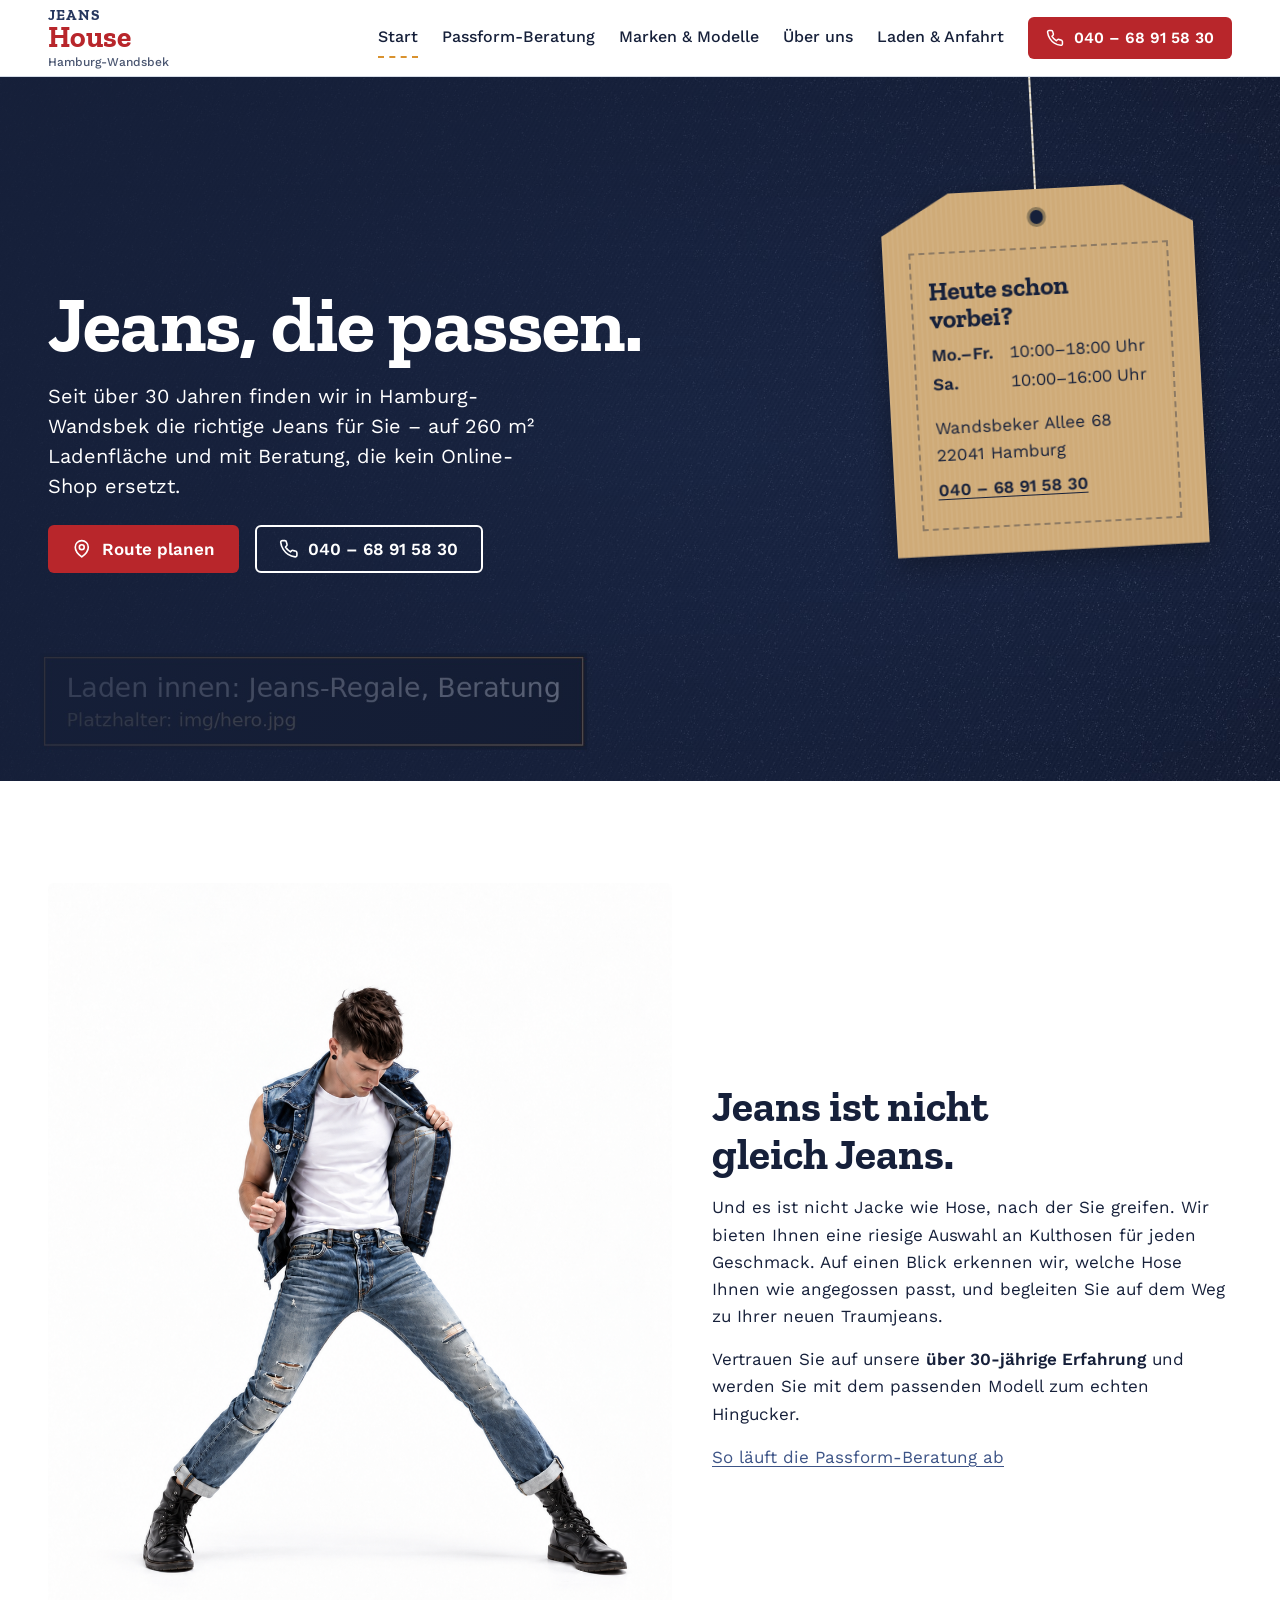
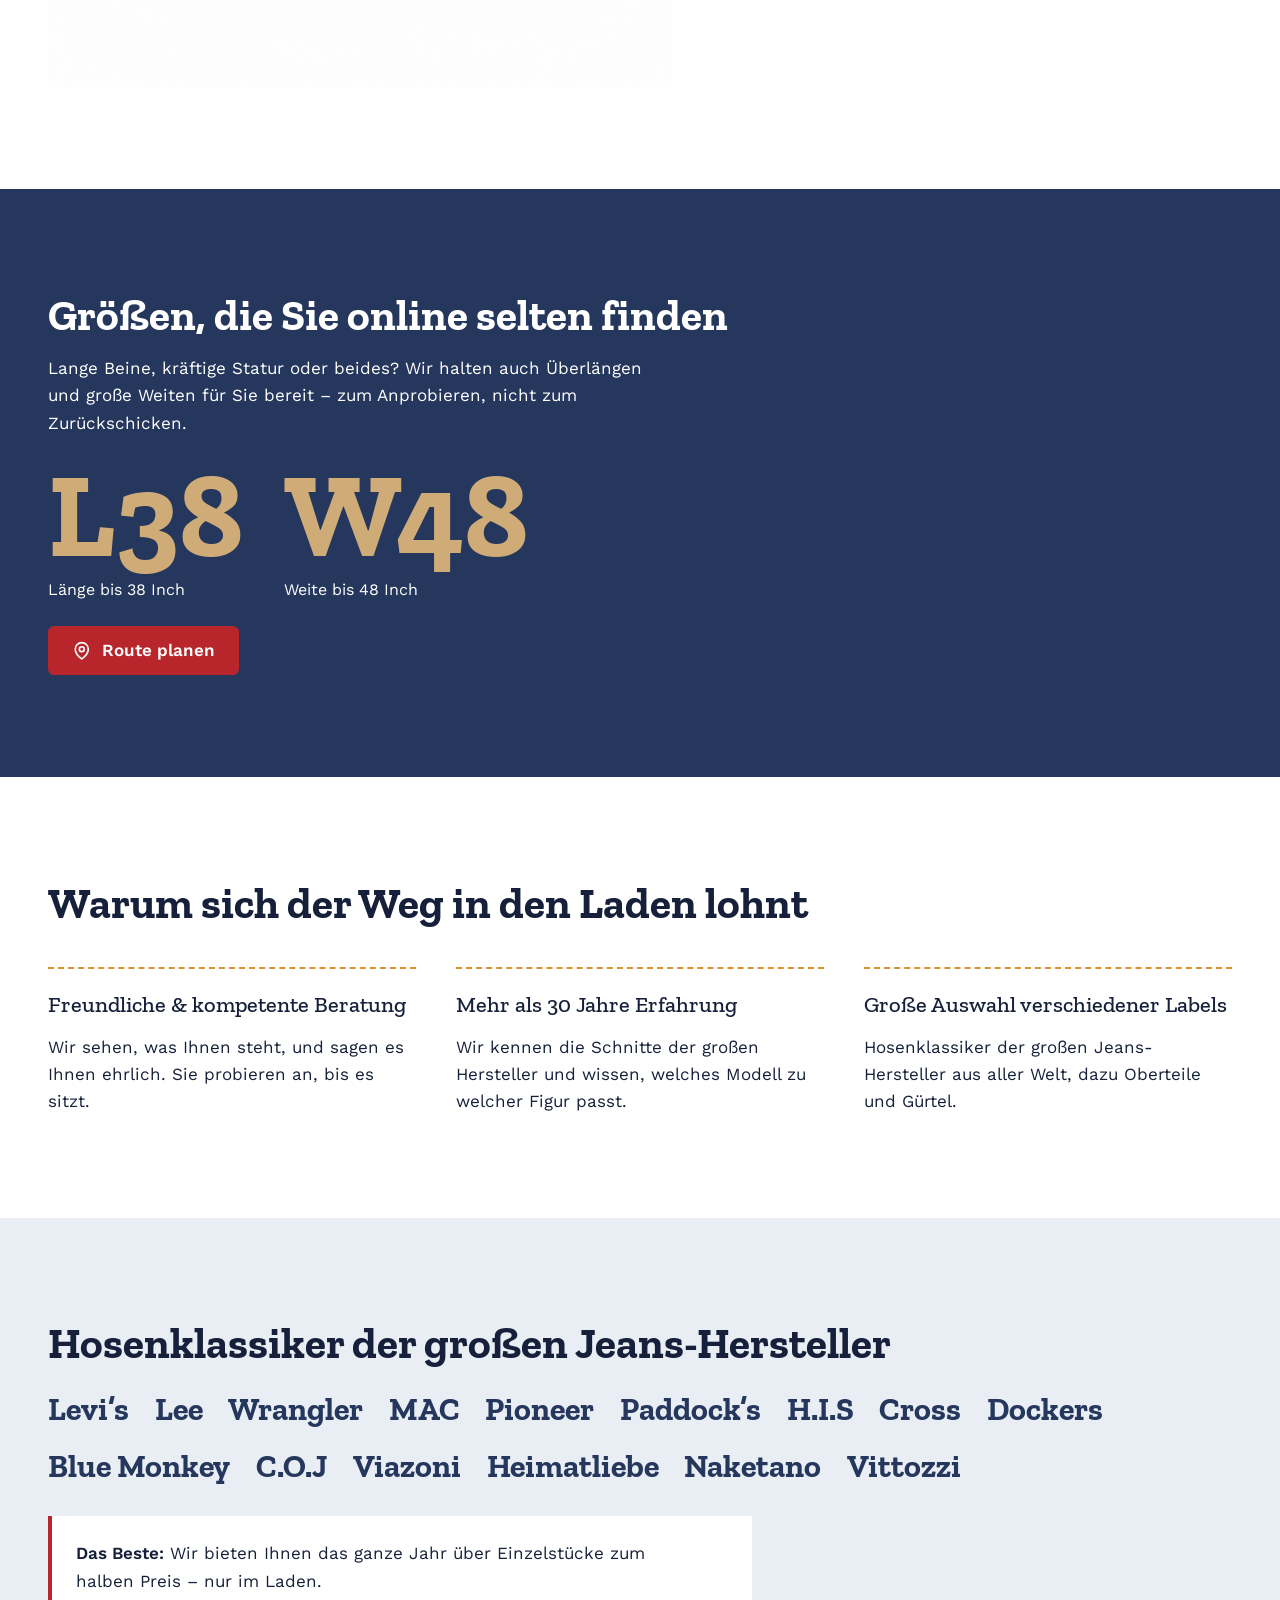
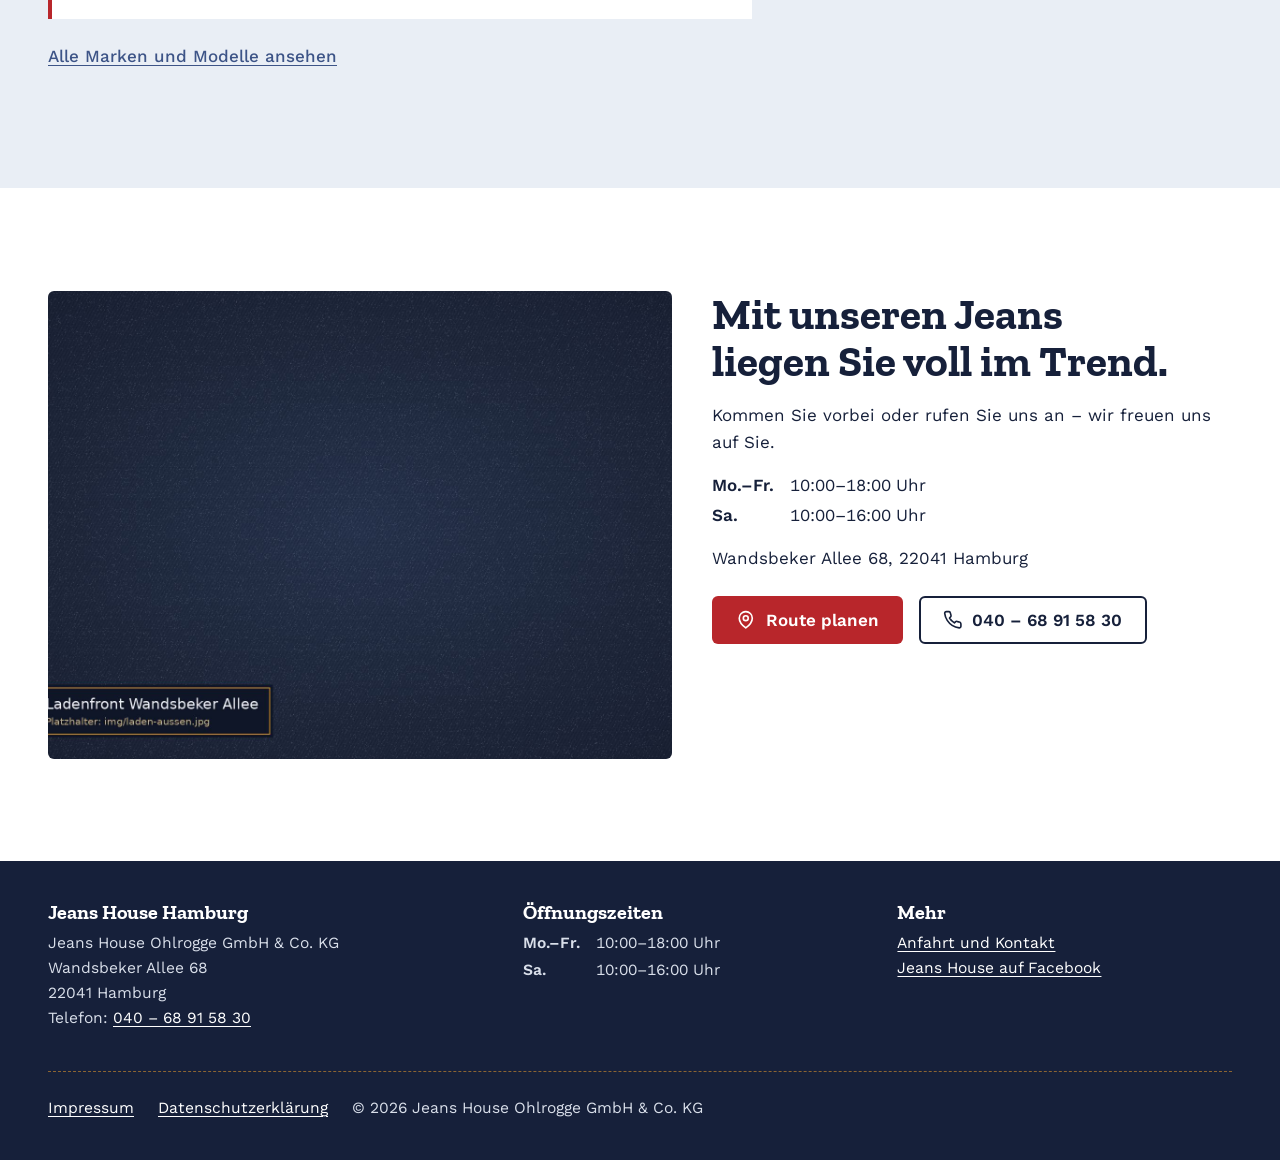
<file: index.html>
<!DOCTYPE html>
<html lang="de">
<head>
  <meta charset="utf-8">
  <meta name="viewport" content="width=device-width, initial-scale=1">
  <title>Jeans House – Hamburg</title>
  <meta name="description" content="Jeans mit persönlicher Passform-Beratung in Hamburg-Wandsbek: über 30 Jahre Erfahrung, 260 m² Ladenfläche, Überlängen bis L38 und Weiten bis W48.">
  <link rel="stylesheet" href="css/style.css">
  <link rel="icon" href="img/favicon.svg" type="image/svg+xml">
</head>
<body>
  <a class="skip-link" href="#main">Zum Inhalt springen</a>

  <header class="site-header">
    <div class="container site-header__inner">
      <a class="logo" href="index.html" aria-label="Jeans House Hamburg – zur Startseite">
        <span class="logo__jeans">JEANS</span>
        <span class="logo__house">House</span>
        <span class="logo__place">Hamburg-Wandsbek</span>
      </a>

      <!-- Mobil: Button öffnet das Menü als Popover (HTML-Funktion, kein JavaScript) -->
      <button class="nav-toggle" type="button" popovertarget="hauptmenue" aria-label="Menü öffnen">Menü</button>

      <nav class="main-nav" id="hauptmenue" popover aria-label="Hauptnavigation">
        <button class="nav-close" type="button" popovertarget="hauptmenue" popovertargetaction="hide">Schließen</button>
        <ul class="main-nav__list">
            <li><a href="index.html" aria-current="page">Start</a></li>
            <li><a href="beratung.html">Passform-Beratung</a></li>
            <li><a href="marken.html">Marken &amp; Modelle</a></li>
            <li><a href="ueber-uns.html">Über uns</a></li>
            <li><a href="laden.html">Laden &amp; Anfahrt</a></li>
        </ul>
        <div class="main-nav__call">
          <a class="btn btn--primary" href="tel:+494068915830"><svg aria-hidden="true" viewBox="0 0 24 24" fill="none" stroke="currentColor" stroke-width="2" stroke-linecap="round" stroke-linejoin="round"><path d="M22 16.9v3a2 2 0 0 1-2.2 2 19.8 19.8 0 0 1-8.6-3.1 19.5 19.5 0 0 1-6-6A19.8 19.8 0 0 1 2.1 4.2 2 2 0 0 1 4.1 2h3a2 2 0 0 1 2 1.7c.1 .9.4 1.8.7 2.7a2 2 0 0 1-.5 2.1L8 9.8a16 16 0 0 0 6 6l1.3-1.3a2 2 0 0 1 2.1-.5c.9.3 1.8.6 2.7.7a2 2 0 0 1 1.7 2z"/></svg>040 – 68 91 58 30</a>
        </div>
      </nav>
    </div>
  </header>

  <main id="main">
    <section class="hero" aria-labelledby="hero-title">
      <img class="hero__image" src="img/hero.jpg" alt="" width="1920" height="1080" fetchpriority="high">
      <div class="container hero__inner">
        <div class="hero__content">
          <h1 id="hero-title">Jeans, die passen.</h1>
          <p class="lead">Seit über 30 Jahren finden wir in Hamburg-Wandsbek die richtige Jeans für Sie – auf 260&nbsp;m² Ladenfläche und mit Beratung, die kein Online-Shop ersetzt.</p>
          <div class="btn-row">
            <a class="btn btn--primary" href="https://www.google.com/maps/dir/?api=1&amp;destination=Wandsbeker+Allee+68,+22041+Hamburg" target="_blank" rel="noopener"><svg aria-hidden="true" viewBox="0 0 24 24" fill="none" stroke="currentColor" stroke-width="2" stroke-linecap="round" stroke-linejoin="round"><path d="M20 10c0 6-8 12-8 12S4 16 4 10a8 8 0 0 1 16 0z"/><circle cx="12" cy="10" r="3"/></svg>Route planen</a>
            <a class="btn btn--outline" href="tel:+494068915830"><svg aria-hidden="true" viewBox="0 0 24 24" fill="none" stroke="currentColor" stroke-width="2" stroke-linecap="round" stroke-linejoin="round"><path d="M22 16.9v3a2 2 0 0 1-2.2 2 19.8 19.8 0 0 1-8.6-3.1 19.5 19.5 0 0 1-6-6A19.8 19.8 0 0 1 2.1 4.2 2 2 0 0 1 4.1 2h3a2 2 0 0 1 2 1.7c.1 .9.4 1.8.7 2.7a2 2 0 0 1-.5 2.1L8 9.8a16 16 0 0 0 6 6l1.3-1.3a2 2 0 0 1 2.1-.5c.9.3 1.8.6 2.7.7a2 2 0 0 1 1.7 2z"/></svg>040 – 68 91 58 30</a>
          </div>
        </div>
        <aside class="hangtag-wrap hangtag-wrap--string" aria-labelledby="tag-title">
          <div class="hangtag">
            <div class="hangtag__inner">
              <h2 id="tag-title">Heute schon vorbei?</h2>
              <dl class="hours">
              <dt>Mo.–Fr.</dt><dd>10:00–18:00 Uhr</dd>
              <dt>Sa.</dt><dd>10:00–16:00 Uhr</dd>
            </dl>
              <p>Wandsbeker Allee 68<br>22041 Hamburg</p>
              <p><a href="tel:+494068915830">040 – 68 91 58 30</a></p>
            </div>
          </div>
        </aside>
      </div>
    </section>

    <section class="section" aria-labelledby="intro-title">
      <div class="container split">
        <figure class="split__media">
          <img src="img/Full-body_denim_boots.png" alt="Gefaltete Jeans in vielen Waschungen im Holzregal des Ladens" width="1500" height="1500" loading="lazy">
        </figure>
        <div>
          <h2 id="intro-title">Jeans ist nicht gleich Jeans.</h2>
          <p>Und es ist nicht Jacke wie Hose, nach der Sie greifen. Wir bieten Ihnen eine riesige Auswahl an Kulthosen für jeden Geschmack. Auf einen Blick erkennen wir, welche Hose Ihnen wie angegossen passt, und begleiten Sie auf dem Weg zu Ihrer neuen Traumjeans.</p>
          <p>Vertrauen Sie auf unsere <strong>über 30-jährige Erfahrung</strong> und werden Sie mit dem passenden Modell zum echten Hingucker.</p>
          <p><a href="beratung.html">So läuft die Passform-Beratung ab</a></p>
        </div>
      </div>
    </section>

    <section class="section section--indigo" aria-labelledby="sizes-title">
      <div class="container">
        <h2 id="sizes-title">Größen, die Sie online selten finden</h2>
        <p>Lange Beine, kräftige Statur oder beides? Wir halten auch Überlängen und große Weiten für Sie bereit – zum Anprobieren, nicht zum Zurückschicken.</p>
        <ul class="sizes">
          <li><span class="sizes__value">L38</span><span class="sizes__label">Länge bis 38 Inch</span></li>
          <li><span class="sizes__value">W48</span><span class="sizes__label">Weite bis 48 Inch</span></li>
        </ul>
        <div class="btn-row">
          <a class="btn btn--primary" href="https://www.google.com/maps/dir/?api=1&amp;destination=Wandsbeker+Allee+68,+22041+Hamburg" target="_blank" rel="noopener"><svg aria-hidden="true" viewBox="0 0 24 24" fill="none" stroke="currentColor" stroke-width="2" stroke-linecap="round" stroke-linejoin="round"><path d="M20 10c0 6-8 12-8 12S4 16 4 10a8 8 0 0 1 16 0z"/><circle cx="12" cy="10" r="3"/></svg>Route planen</a>
        </div>
      </div>
    </section>

    <section class="section" aria-labelledby="vorteile-title">
      <div class="container">
        <h2 id="vorteile-title" class="section__intro">Warum sich der Weg in den Laden lohnt</h2>
        <ul class="benefits">
          <li>
            <h3>Freundliche &amp; kompetente Beratung</h3>
            <p>Wir sehen, was Ihnen steht, und sagen es Ihnen ehrlich. Sie probieren an, bis es sitzt.</p>
          </li>
          <li>
            <h3>Mehr als 30 Jahre Erfahrung</h3>
            <p>Wir kennen die Schnitte der großen Hersteller und wissen, welches Modell zu welcher Figur passt.</p>
          </li>
          <li>
            <h3>Große Auswahl verschiedener Labels</h3>
            <p>Hosenklassiker der großen Jeans-Hersteller aus aller Welt, dazu Oberteile und Gürtel.</p>
          </li>
        </ul>
      </div>
    </section>

    <section class="section section--chambray" aria-labelledby="marken-title">
      <div class="container">
        <h2 id="marken-title">Hosenklassiker der großen Jeans-Hersteller</h2>
        <ul class="brand-wall">
          <li>Levi’s</li><li>Lee</li><li>Wrangler</li><li>MAC</li><li>Pioneer</li><li>Paddock’s</li><li>H.I.S</li><li>Cross</li><li>Dockers</li><li>Blue Monkey</li><li>C.O.J</li><li>Viazoni</li><li>Heimatliebe</li><li>Naketano</li><li>Vittozzi</li>
        </ul>
        <div class="note">
          <p><strong>Das Beste:</strong> Wir bieten Ihnen das ganze Jahr über Einzelstücke zum halben Preis – nur im Laden.</p>
        </div>
        <p class="more-link"><a href="marken.html">Alle Marken und Modelle ansehen</a></p>
      </div>
    </section>

    <section class="section" aria-labelledby="besuch-title">
      <div class="container visit">
        <figure class="split__media">
          <img src="img/laden-aussen.jpg" alt="Ladenfront von Jeans House an der Wandsbeker Allee" width="1500" height="1000" loading="lazy">
        </figure>
        <div>
          <h2 id="besuch-title">Mit unseren Jeans liegen Sie voll im Trend.</h2>
          <p>Kommen Sie vorbei oder rufen Sie uns an – wir freuen uns auf Sie.</p>
          <dl class="hours">
              <dt>Mo.–Fr.</dt><dd>10:00–18:00 Uhr</dd>
              <dt>Sa.</dt><dd>10:00–16:00 Uhr</dd>
            </dl>
          <p>Wandsbeker Allee 68, 22041 Hamburg</p>
          <div class="btn-row">
            <a class="btn btn--primary" href="https://www.google.com/maps/dir/?api=1&amp;destination=Wandsbeker+Allee+68,+22041+Hamburg" target="_blank" rel="noopener"><svg aria-hidden="true" viewBox="0 0 24 24" fill="none" stroke="currentColor" stroke-width="2" stroke-linecap="round" stroke-linejoin="round"><path d="M20 10c0 6-8 12-8 12S4 16 4 10a8 8 0 0 1 16 0z"/><circle cx="12" cy="10" r="3"/></svg>Route planen</a>
            <a class="btn btn--outline" href="tel:+494068915830"><svg aria-hidden="true" viewBox="0 0 24 24" fill="none" stroke="currentColor" stroke-width="2" stroke-linecap="round" stroke-linejoin="round"><path d="M22 16.9v3a2 2 0 0 1-2.2 2 19.8 19.8 0 0 1-8.6-3.1 19.5 19.5 0 0 1-6-6A19.8 19.8 0 0 1 2.1 4.2 2 2 0 0 1 4.1 2h3a2 2 0 0 1 2 1.7c.1 .9.4 1.8.7 2.7a2 2 0 0 1-.5 2.1L8 9.8a16 16 0 0 0 6 6l1.3-1.3a2 2 0 0 1 2.1-.5c.9.3 1.8.6 2.7.7a2 2 0 0 1 1.7 2z"/></svg>040 – 68 91 58 30</a>
          </div>
        </div>
      </div>
    </section>
  </main>

  <footer class="site-footer">
    <div class="container">
      <div class="footer-grid">
        <section aria-labelledby="footer-adresse">
          <h2 id="footer-adresse">Jeans House Hamburg</h2>
          <address>
            Jeans House Ohlrogge GmbH &amp; Co. KG<br>
            Wandsbeker Allee 68<br>
            22041 Hamburg<br>
            Telefon: <a href="tel:+494068915830">040 – 68 91 58 30</a>
          </address>
        </section>
        <section aria-labelledby="footer-zeiten">
          <h2 id="footer-zeiten">Öffnungszeiten</h2>
          <dl class="hours">
              <dt>Mo.–Fr.</dt><dd>10:00–18:00 Uhr</dd>
              <dt>Sa.</dt><dd>10:00–16:00 Uhr</dd>
            </dl>
        </section>
        <section aria-labelledby="footer-links">
          <h2 id="footer-links">Mehr</h2>
          <p><a href="laden.html">Anfahrt und Kontakt</a><br>
          <a href="https://www.facebook.com/hamburgjeans/" target="_blank" rel="noopener">Jeans House auf Facebook</a></p>
        </section>
      </div>
      <ul class="footer-legal">
        <li><a href="impressum.html">Impressum</a></li>
        <li><a href="datenschutz.html">Datenschutzerklärung</a></li>
        <li>© 2026 Jeans House Ohlrogge GmbH &amp; Co. KG</li>
      </ul>
    </div>
  </footer>

</body>
</html>
</file>
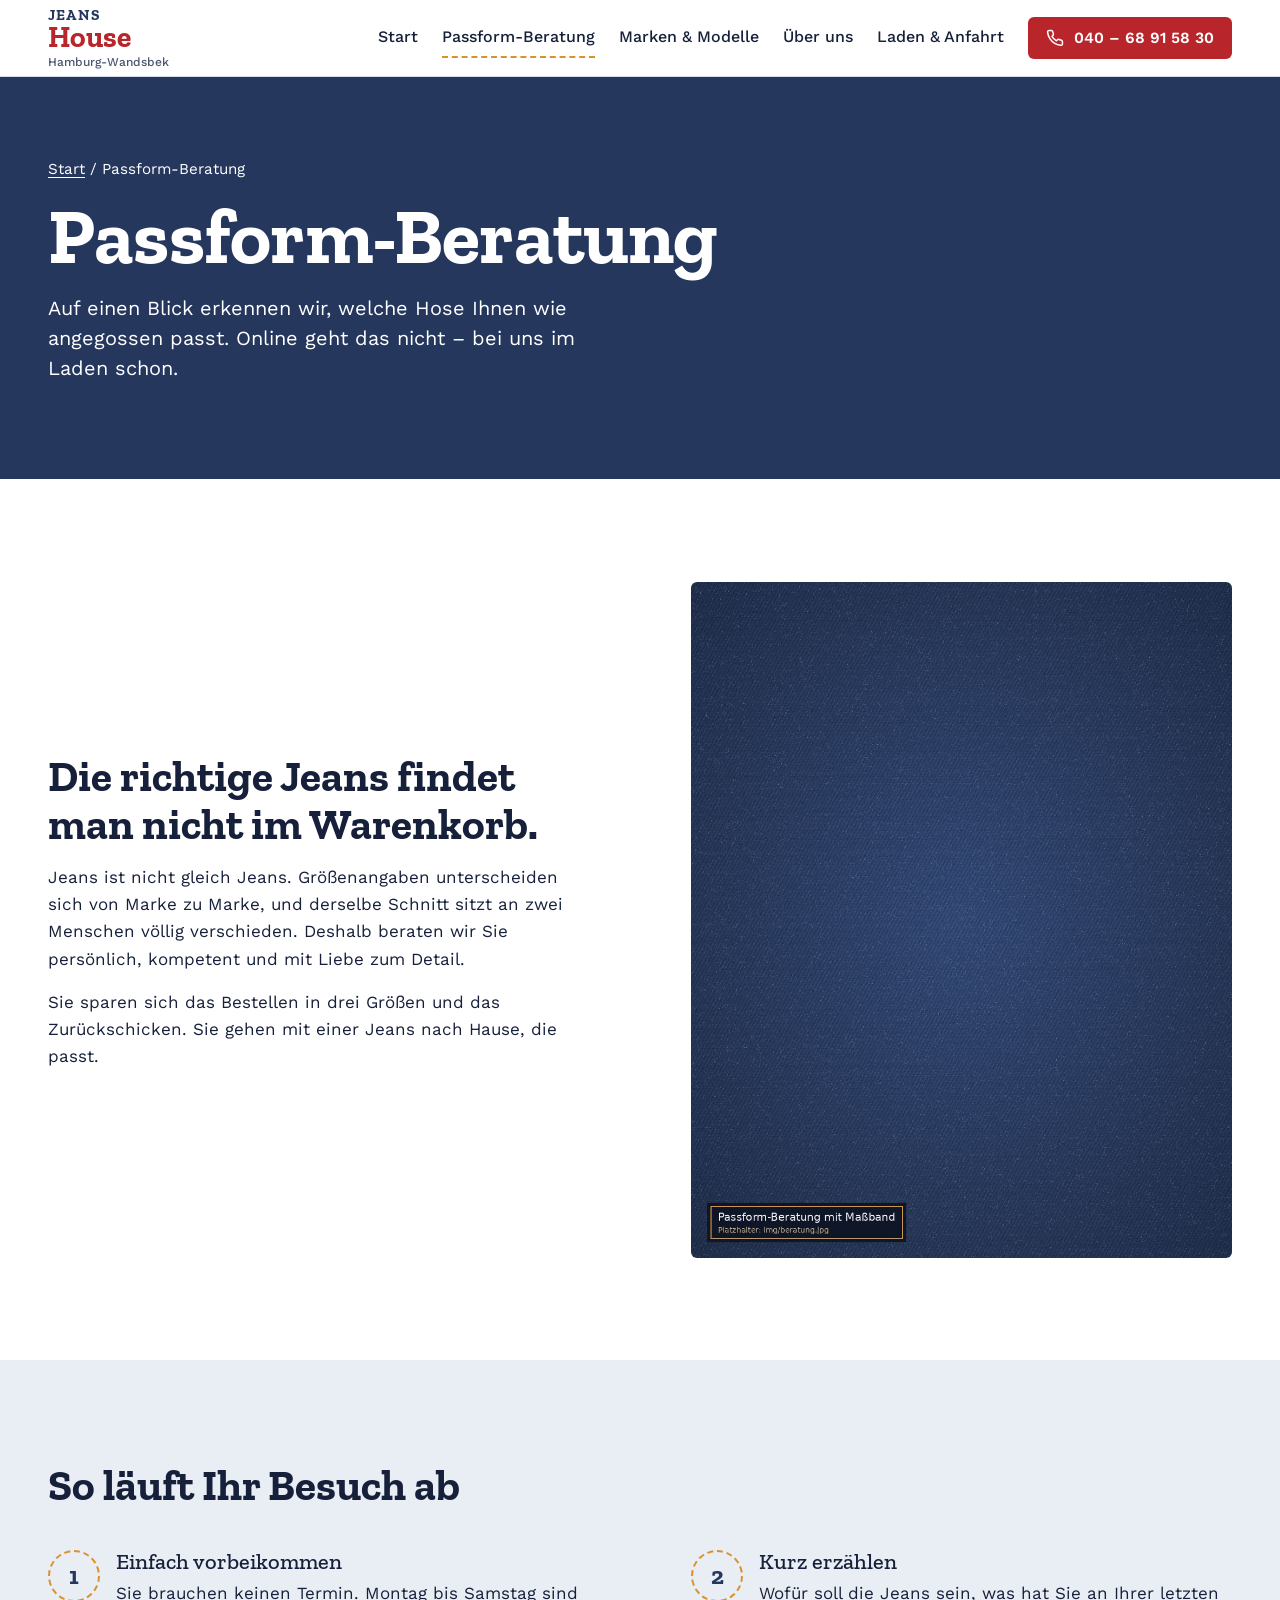
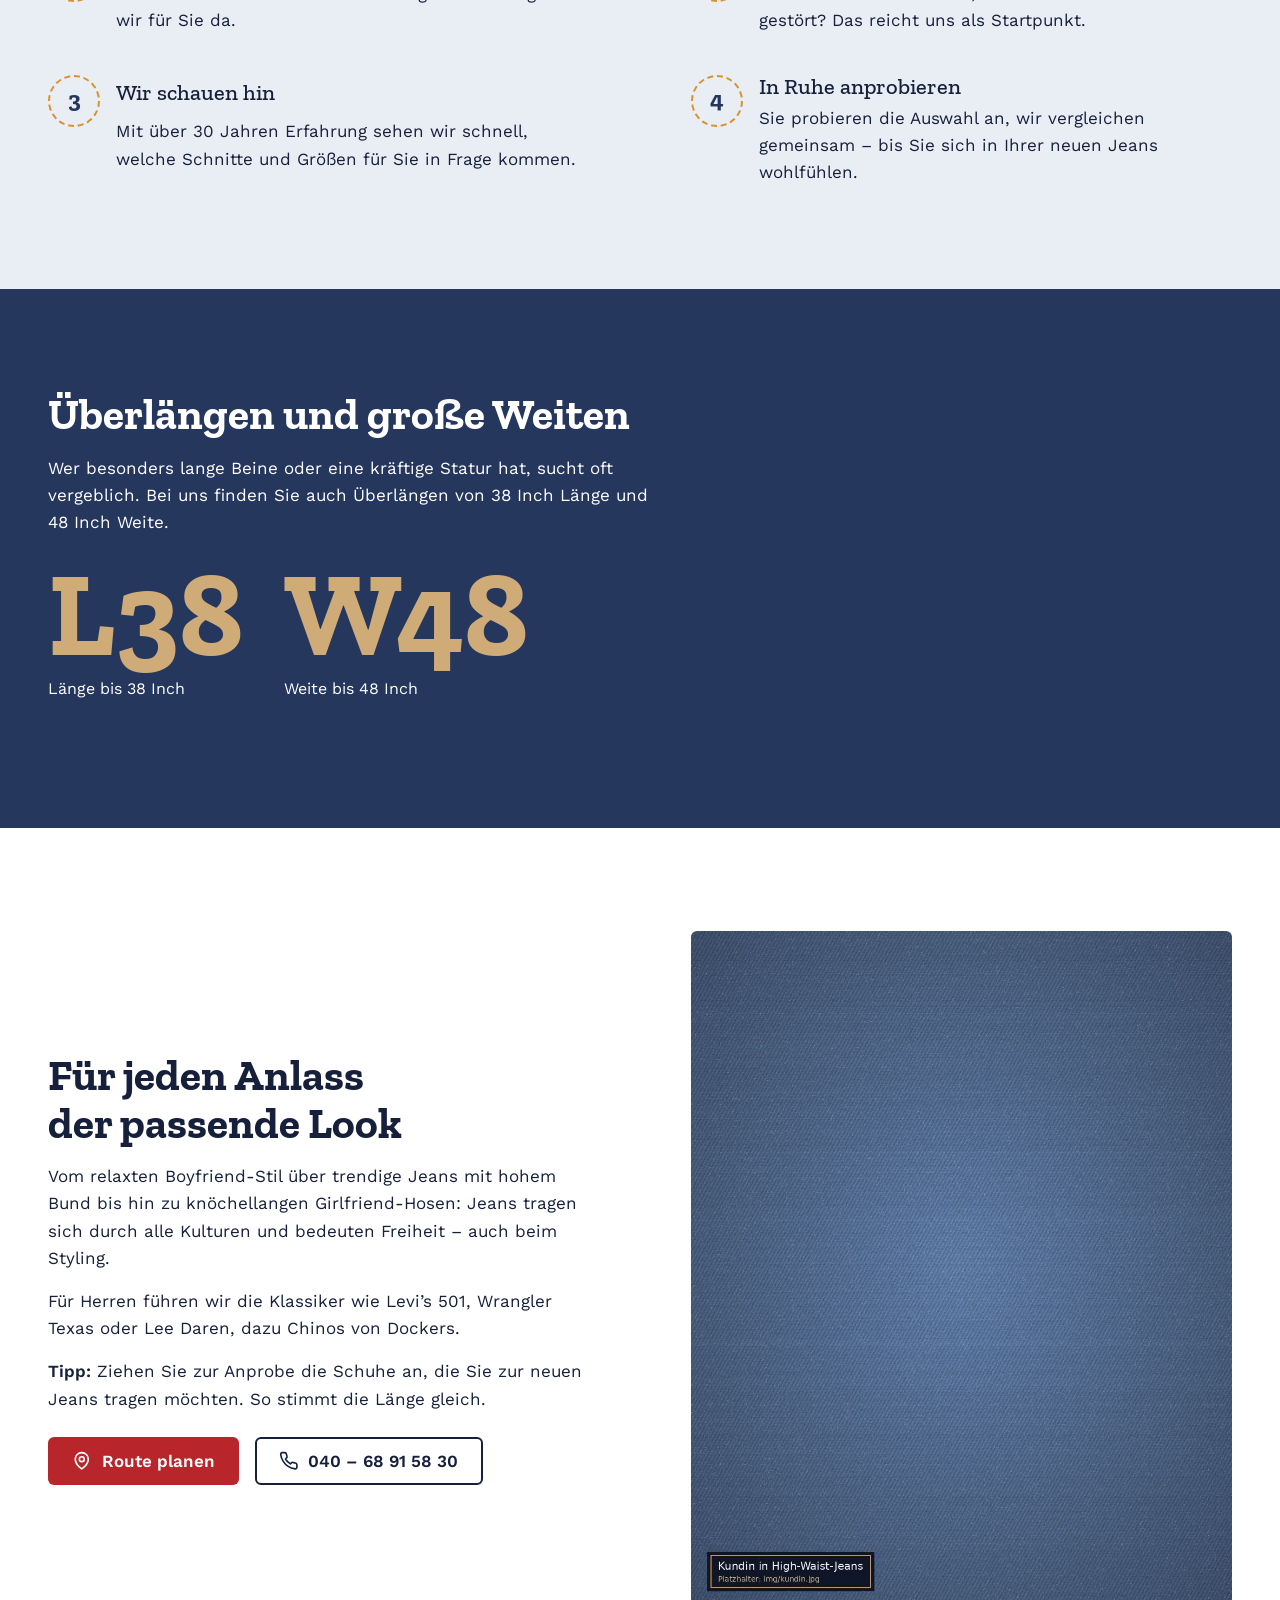
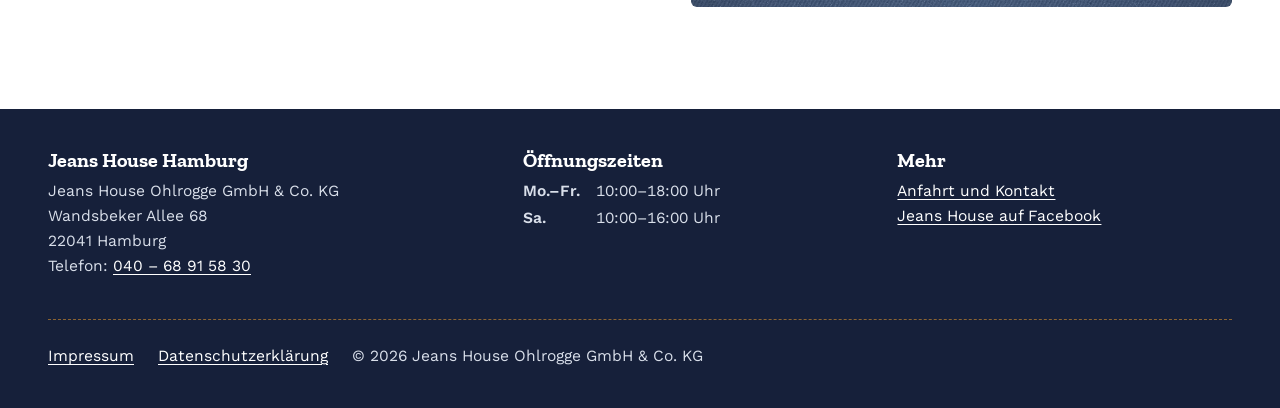
<file: beratung.html>
<!DOCTYPE html>
<html lang="de">
<head>
  <meta charset="utf-8">
  <meta name="viewport" content="width=device-width, initial-scale=1">
  <title>Passform-Beratung – Jeans House Hamburg</title>
  <meta name="description" content="Persönliche Jeans-Beratung im Laden in Hamburg-Wandsbek: wir finden Schnitt und Größe, auch Überlängen bis L38 und Weiten bis W48.">
  <link rel="stylesheet" href="css/style.css">
  <link rel="icon" href="img/favicon.svg" type="image/svg+xml">
</head>
<body>
  <a class="skip-link" href="#main">Zum Inhalt springen</a>

  <header class="site-header">
    <div class="container site-header__inner">
      <a class="logo" href="index.html" aria-label="Jeans House Hamburg – zur Startseite">
        <span class="logo__jeans">JEANS</span>
        <span class="logo__house">House</span>
        <span class="logo__place">Hamburg-Wandsbek</span>
      </a>

      <!-- Mobil: Button öffnet das Menü als Popover (HTML-Funktion, kein JavaScript) -->
      <button class="nav-toggle" type="button" popovertarget="hauptmenue" aria-label="Menü öffnen">Menü</button>

      <nav class="main-nav" id="hauptmenue" popover aria-label="Hauptnavigation">
        <button class="nav-close" type="button" popovertarget="hauptmenue" popovertargetaction="hide">Schließen</button>
        <ul class="main-nav__list">
            <li><a href="index.html">Start</a></li>
            <li><a href="beratung.html" aria-current="page">Passform-Beratung</a></li>
            <li><a href="marken.html">Marken &amp; Modelle</a></li>
            <li><a href="ueber-uns.html">Über uns</a></li>
            <li><a href="laden.html">Laden &amp; Anfahrt</a></li>
        </ul>
        <div class="main-nav__call">
          <a class="btn btn--primary" href="tel:+494068915830"><svg aria-hidden="true" viewBox="0 0 24 24" fill="none" stroke="currentColor" stroke-width="2" stroke-linecap="round" stroke-linejoin="round"><path d="M22 16.9v3a2 2 0 0 1-2.2 2 19.8 19.8 0 0 1-8.6-3.1 19.5 19.5 0 0 1-6-6A19.8 19.8 0 0 1 2.1 4.2 2 2 0 0 1 4.1 2h3a2 2 0 0 1 2 1.7c.1 .9.4 1.8.7 2.7a2 2 0 0 1-.5 2.1L8 9.8a16 16 0 0 0 6 6l1.3-1.3a2 2 0 0 1 2.1-.5c.9.3 1.8.6 2.7.7a2 2 0 0 1 1.7 2z"/></svg>040 – 68 91 58 30</a>
        </div>
      </nav>
    </div>
  </header>

  <main id="main">
    <section class="page-head">
      <div class="container">
        <p class="breadcrumb"><a href="index.html">Start</a> / Passform-Beratung</p>
        <h1>Passform-Beratung</h1>
        <p class="lead">Auf einen Blick erkennen wir, welche Hose Ihnen wie angegossen passt. Online geht das nicht – bei uns im Laden schon.</p>
      </div>
    </section>

    <section class="section" aria-labelledby="warum-title">
      <div class="container split">
        <div>
          <h2 id="warum-title">Die richtige Jeans findet man nicht im Warenkorb.</h2>
          <p>Jeans ist nicht gleich Jeans. Größenangaben unterscheiden sich von Marke zu Marke, und derselbe Schnitt sitzt an zwei Menschen völlig verschieden. Deshalb beraten wir Sie persönlich, kompetent und mit Liebe zum Detail.</p>
          <p>Sie sparen sich das Bestellen in drei Größen und das Zurückschicken. Sie gehen mit einer Jeans nach Hause, die passt.</p>
        </div>
        <figure class="split__media split__media--tall">
          <img src="img/beratung.jpg" alt="Beraterin prüft mit Maßband die Länge einer Jeans vor dem Spiegel" width="1000" height="1250" loading="lazy">
        </figure>
      </div>
    </section>

    <section class="section section--chambray" aria-labelledby="ablauf-title">
      <div class="container">
        <h2 id="ablauf-title" class="section__intro">So läuft Ihr Besuch ab</h2>
        <ol class="steps">
          <li>
            <h3>Einfach vorbeikommen</h3>
            <p>Sie brauchen keinen Termin. Montag bis Samstag sind wir für Sie da.</p>
          </li>
          <li>
            <h3>Kurz erzählen</h3>
            <p>Wofür soll die Jeans sein, was hat Sie an Ihrer letzten gestört? Das reicht uns als Startpunkt.</p>
          </li>
          <li>
            <h3>Wir schauen hin</h3>
            <p>Mit über 30 Jahren Erfahrung sehen wir schnell, welche Schnitte und Größen für Sie in Frage kommen.</p>
          </li>
          <li>
            <h3>In Ruhe anprobieren</h3>
            <p>Sie probieren die Auswahl an, wir vergleichen gemeinsam – bis Sie sich in Ihrer neuen Jeans wohlfühlen.</p>
          </li>
        </ol>
      </div>
    </section>

    <section class="section section--indigo" aria-labelledby="ueberlaengen-title">
      <div class="container">
        <h2 id="ueberlaengen-title">Überlängen und große Weiten</h2>
        <p>Wer besonders lange Beine oder eine kräftige Statur hat, sucht oft vergeblich. Bei uns finden Sie auch Überlängen von 38 Inch Länge und 48 Inch Weite.</p>
        <ul class="sizes">
          <li><span class="sizes__value">L38</span><span class="sizes__label">Länge bis 38 Inch</span></li>
          <li><span class="sizes__value">W48</span><span class="sizes__label">Weite bis 48 Inch</span></li>
        </ul>
      </div>
    </section>

    <section class="section" aria-labelledby="schnitte-title">
      <div class="container split split--reverse">
        <figure class="split__media split__media--tall">
          <img src="img/kundin.jpg" alt="Kundin in einer High-Waist-Jeans" width="1000" height="1250" loading="lazy">
        </figure>
        <div>
          <h2 id="schnitte-title">Für jeden Anlass der passende Look</h2>
          <p>Vom relaxten Boyfriend-Stil über trendige Jeans mit hohem Bund bis hin zu knöchellangen Girlfriend-Hosen: Jeans tragen sich durch alle Kulturen und bedeuten Freiheit – auch beim Styling.</p>
          <p>Für Herren führen wir die Klassiker wie Levi’s 501, Wrangler Texas oder Lee Daren, dazu Chinos von Dockers.</p>
          <p><strong>Tipp:</strong> Ziehen Sie zur Anprobe die Schuhe an, die Sie zur neuen Jeans tragen möchten. So stimmt die Länge gleich.</p>
          <div class="btn-row">
            <a class="btn btn--primary" href="https://www.google.com/maps/dir/?api=1&amp;destination=Wandsbeker+Allee+68,+22041+Hamburg" target="_blank" rel="noopener"><svg aria-hidden="true" viewBox="0 0 24 24" fill="none" stroke="currentColor" stroke-width="2" stroke-linecap="round" stroke-linejoin="round"><path d="M20 10c0 6-8 12-8 12S4 16 4 10a8 8 0 0 1 16 0z"/><circle cx="12" cy="10" r="3"/></svg>Route planen</a>
            <a class="btn btn--outline" href="tel:+494068915830"><svg aria-hidden="true" viewBox="0 0 24 24" fill="none" stroke="currentColor" stroke-width="2" stroke-linecap="round" stroke-linejoin="round"><path d="M22 16.9v3a2 2 0 0 1-2.2 2 19.8 19.8 0 0 1-8.6-3.1 19.5 19.5 0 0 1-6-6A19.8 19.8 0 0 1 2.1 4.2 2 2 0 0 1 4.1 2h3a2 2 0 0 1 2 1.7c.1 .9.4 1.8.7 2.7a2 2 0 0 1-.5 2.1L8 9.8a16 16 0 0 0 6 6l1.3-1.3a2 2 0 0 1 2.1-.5c.9.3 1.8.6 2.7.7a2 2 0 0 1 1.7 2z"/></svg>040 – 68 91 58 30</a>
          </div>
        </div>
      </div>
    </section>
  </main>

  <footer class="site-footer">
    <div class="container">
      <div class="footer-grid">
        <section aria-labelledby="footer-adresse">
          <h2 id="footer-adresse">Jeans House Hamburg</h2>
          <address>
            Jeans House Ohlrogge GmbH &amp; Co. KG<br>
            Wandsbeker Allee 68<br>
            22041 Hamburg<br>
            Telefon: <a href="tel:+494068915830">040 – 68 91 58 30</a>
          </address>
        </section>
        <section aria-labelledby="footer-zeiten">
          <h2 id="footer-zeiten">Öffnungszeiten</h2>
          <dl class="hours">
              <dt>Mo.–Fr.</dt><dd>10:00–18:00 Uhr</dd>
              <dt>Sa.</dt><dd>10:00–16:00 Uhr</dd>
            </dl>
        </section>
        <section aria-labelledby="footer-links">
          <h2 id="footer-links">Mehr</h2>
          <p><a href="laden.html">Anfahrt und Kontakt</a><br>
          <a href="https://www.facebook.com/hamburgjeans/" target="_blank" rel="noopener">Jeans House auf Facebook</a></p>
        </section>
      </div>
      <ul class="footer-legal">
        <li><a href="impressum.html">Impressum</a></li>
        <li><a href="datenschutz.html">Datenschutzerklärung</a></li>
        <li>© 2026 Jeans House Ohlrogge GmbH &amp; Co. KG</li>
      </ul>
    </div>
  </footer>

</body>
</html>
</file>
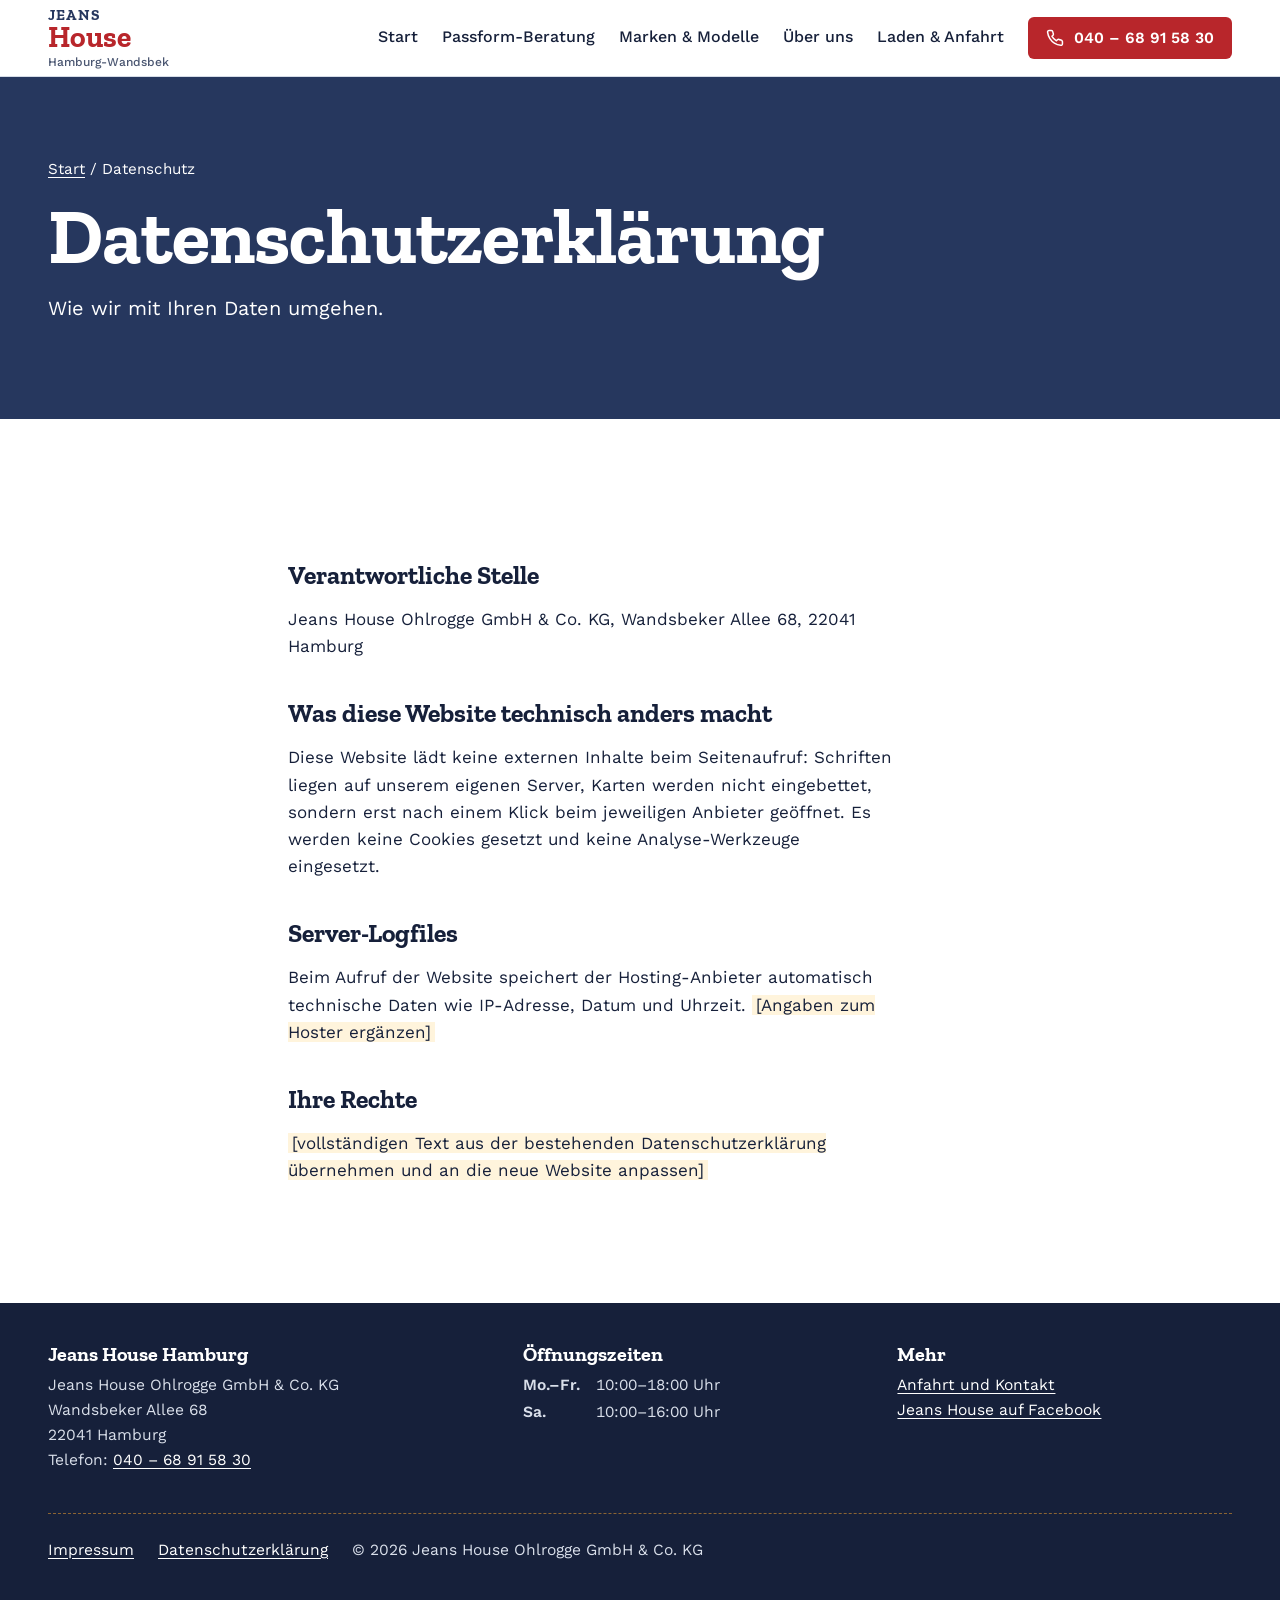
<file: datenschutz.html>
<!DOCTYPE html>
<html lang="de">
<head>
  <meta charset="utf-8">
  <meta name="viewport" content="width=device-width, initial-scale=1">
  <title>Datenschutzerklärung – Jeans House Hamburg</title>
  <meta name="description" content="Datenschutzerklärung der Jeans House Ohlrogge GmbH & Co. KG.">
  <link rel="stylesheet" href="css/style.css">
  <link rel="icon" href="img/favicon.svg" type="image/svg+xml">
</head>
<body>
  <a class="skip-link" href="#main">Zum Inhalt springen</a>

  <header class="site-header">
    <div class="container site-header__inner">
      <a class="logo" href="index.html" aria-label="Jeans House Hamburg – zur Startseite">
        <span class="logo__jeans">JEANS</span>
        <span class="logo__house">House</span>
        <span class="logo__place">Hamburg-Wandsbek</span>
      </a>

      <!-- Mobil: Button öffnet das Menü als Popover (HTML-Funktion, kein JavaScript) -->
      <button class="nav-toggle" type="button" popovertarget="hauptmenue" aria-label="Menü öffnen">Menü</button>

      <nav class="main-nav" id="hauptmenue" popover aria-label="Hauptnavigation">
        <button class="nav-close" type="button" popovertarget="hauptmenue" popovertargetaction="hide">Schließen</button>
        <ul class="main-nav__list">
            <li><a href="index.html">Start</a></li>
            <li><a href="beratung.html">Passform-Beratung</a></li>
            <li><a href="marken.html">Marken &amp; Modelle</a></li>
            <li><a href="ueber-uns.html">Über uns</a></li>
            <li><a href="laden.html">Laden &amp; Anfahrt</a></li>
        </ul>
        <div class="main-nav__call">
          <a class="btn btn--primary" href="tel:+494068915830"><svg aria-hidden="true" viewBox="0 0 24 24" fill="none" stroke="currentColor" stroke-width="2" stroke-linecap="round" stroke-linejoin="round"><path d="M22 16.9v3a2 2 0 0 1-2.2 2 19.8 19.8 0 0 1-8.6-3.1 19.5 19.5 0 0 1-6-6A19.8 19.8 0 0 1 2.1 4.2 2 2 0 0 1 4.1 2h3a2 2 0 0 1 2 1.7c.1 .9.4 1.8.7 2.7a2 2 0 0 1-.5 2.1L8 9.8a16 16 0 0 0 6 6l1.3-1.3a2 2 0 0 1 2.1-.5c.9.3 1.8.6 2.7.7a2 2 0 0 1 1.7 2z"/></svg>040 – 68 91 58 30</a>
        </div>
      </nav>
    </div>
  </header>

  <main id="main">
    <section class="page-head">
      <div class="container">
        <p class="breadcrumb"><a href="index.html">Start</a> / Datenschutz</p>
        <h1>Datenschutzerklärung</h1>
        <p class="lead">Wie wir mit Ihren Daten umgehen.</p>
      </div>
    </section>

    <section class="section">
      <div class="container legal">
        <h2>Verantwortliche Stelle</h2>
        <p>Jeans House Ohlrogge GmbH &amp; Co. KG, Wandsbeker Allee 68, 22041 Hamburg</p>

        <h2>Was diese Website technisch anders macht</h2>
        <p>Diese Website lädt keine externen Inhalte beim Seitenaufruf: Schriften liegen auf unserem eigenen Server, Karten werden nicht eingebettet, sondern erst nach einem Klick beim jeweiligen Anbieter geöffnet. Es werden keine Cookies gesetzt und keine Analyse-Werkzeuge eingesetzt.</p>

        <h2>Server-Logfiles</h2>
        <p>Beim Aufruf der Website speichert der Hosting-Anbieter automatisch technische Daten wie IP-Adresse, Datum und Uhrzeit. <span class="placeholder-text">[Angaben zum Hoster ergänzen]</span></p>

        <h2>Ihre Rechte</h2>
        <p><span class="placeholder-text">[vollständigen Text aus der bestehenden Datenschutzerklärung übernehmen und an die neue Website anpassen]</span></p>
      </div>
    </section>
  </main>

  <footer class="site-footer">
    <div class="container">
      <div class="footer-grid">
        <section aria-labelledby="footer-adresse">
          <h2 id="footer-adresse">Jeans House Hamburg</h2>
          <address>
            Jeans House Ohlrogge GmbH &amp; Co. KG<br>
            Wandsbeker Allee 68<br>
            22041 Hamburg<br>
            Telefon: <a href="tel:+494068915830">040 – 68 91 58 30</a>
          </address>
        </section>
        <section aria-labelledby="footer-zeiten">
          <h2 id="footer-zeiten">Öffnungszeiten</h2>
          <dl class="hours">
              <dt>Mo.–Fr.</dt><dd>10:00–18:00 Uhr</dd>
              <dt>Sa.</dt><dd>10:00–16:00 Uhr</dd>
            </dl>
        </section>
        <section aria-labelledby="footer-links">
          <h2 id="footer-links">Mehr</h2>
          <p><a href="laden.html">Anfahrt und Kontakt</a><br>
          <a href="https://www.facebook.com/hamburgjeans/" target="_blank" rel="noopener">Jeans House auf Facebook</a></p>
        </section>
      </div>
      <ul class="footer-legal">
        <li><a href="impressum.html">Impressum</a></li>
        <li><a href="datenschutz.html">Datenschutzerklärung</a></li>
        <li>© 2026 Jeans House Ohlrogge GmbH &amp; Co. KG</li>
      </ul>
    </div>
  </footer>

</body>
</html>
</file>
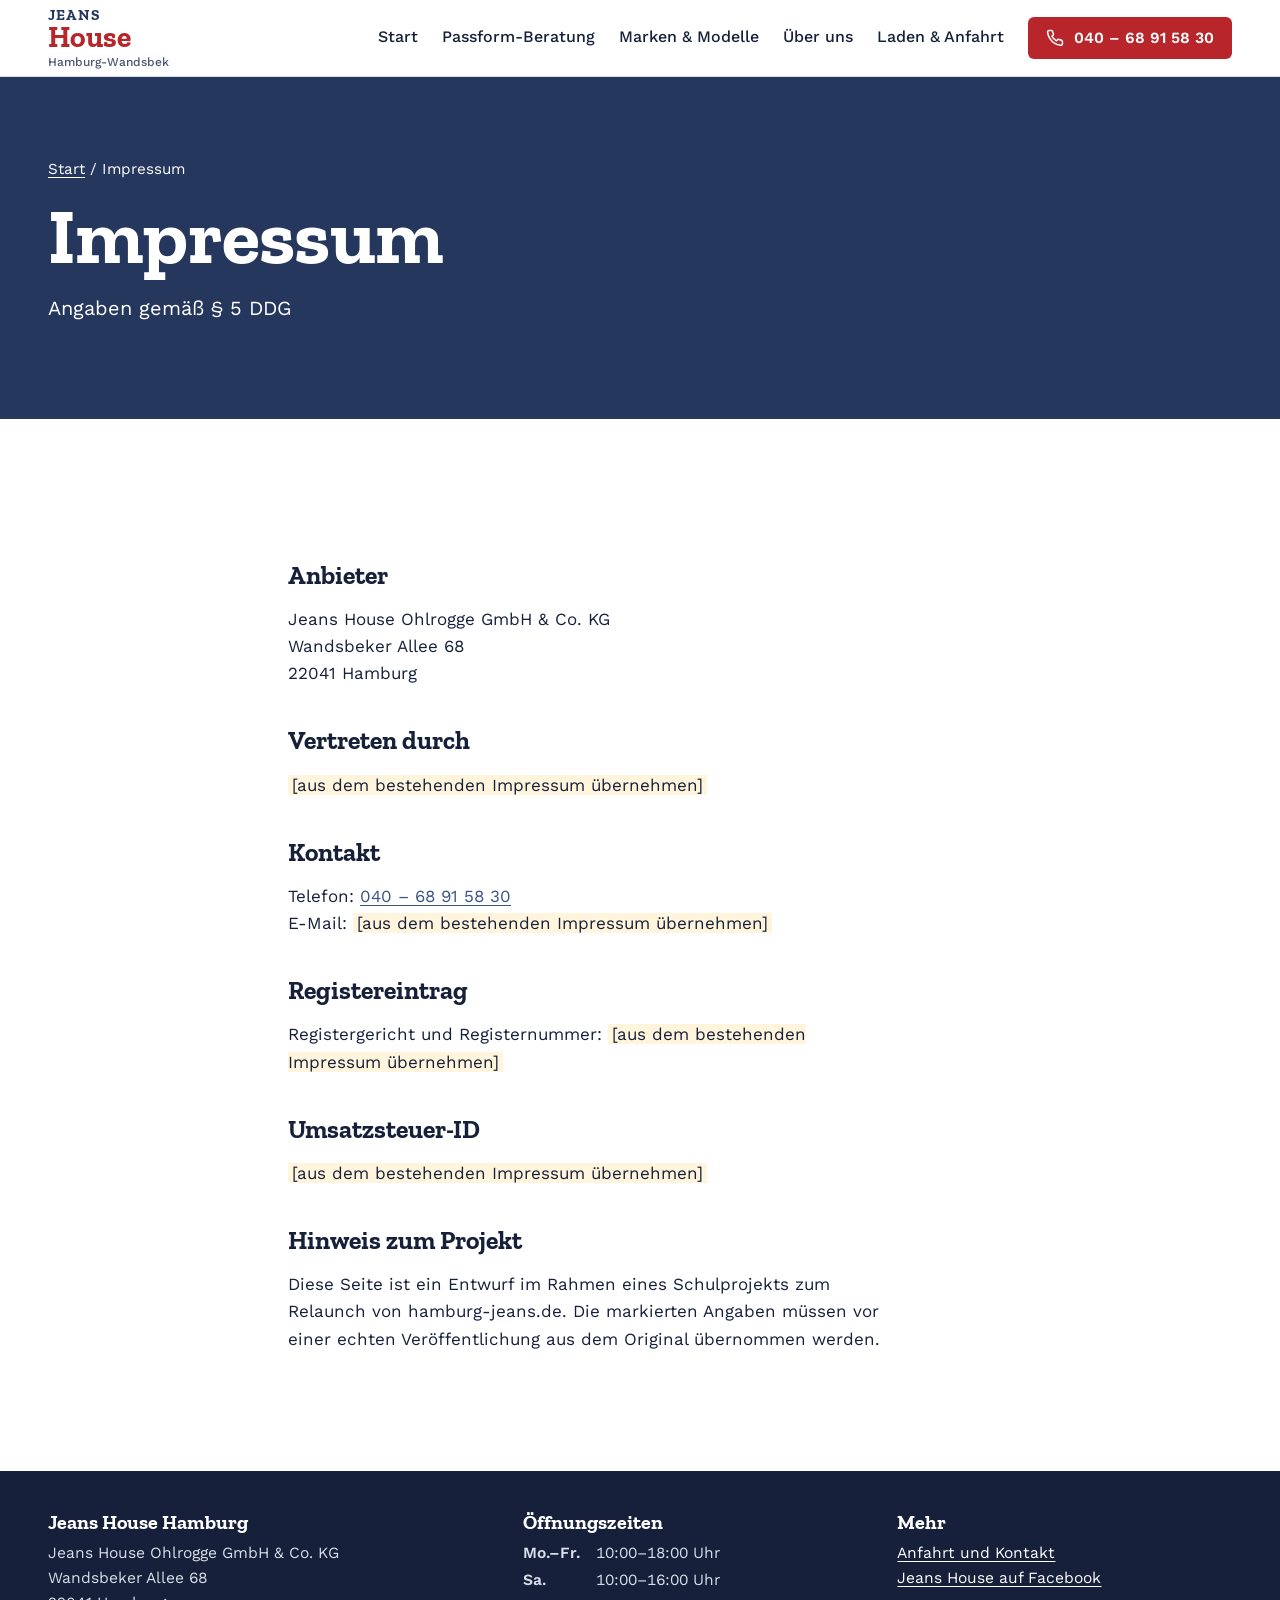
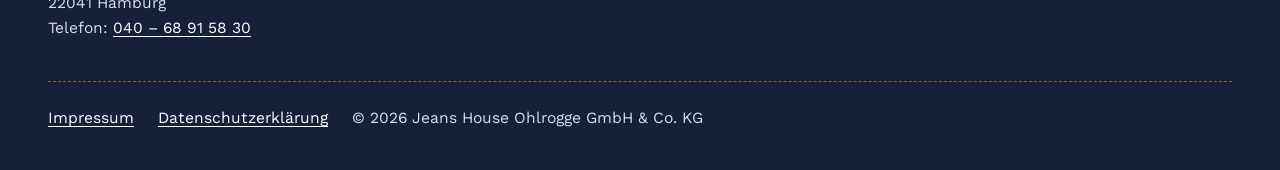
<file: impressum.html>
<!DOCTYPE html>
<html lang="de">
<head>
  <meta charset="utf-8">
  <meta name="viewport" content="width=device-width, initial-scale=1">
  <title>Impressum – Jeans House Hamburg</title>
  <meta name="description" content="Impressum der Jeans House Ohlrogge GmbH & Co. KG, Hamburg.">
  <link rel="stylesheet" href="css/style.css">
  <link rel="icon" href="img/favicon.svg" type="image/svg+xml">
</head>
<body>
  <a class="skip-link" href="#main">Zum Inhalt springen</a>

  <header class="site-header">
    <div class="container site-header__inner">
      <a class="logo" href="index.html" aria-label="Jeans House Hamburg – zur Startseite">
        <span class="logo__jeans">JEANS</span>
        <span class="logo__house">House</span>
        <span class="logo__place">Hamburg-Wandsbek</span>
      </a>

      <!-- Mobil: Button öffnet das Menü als Popover (HTML-Funktion, kein JavaScript) -->
      <button class="nav-toggle" type="button" popovertarget="hauptmenue" aria-label="Menü öffnen">Menü</button>

      <nav class="main-nav" id="hauptmenue" popover aria-label="Hauptnavigation">
        <button class="nav-close" type="button" popovertarget="hauptmenue" popovertargetaction="hide">Schließen</button>
        <ul class="main-nav__list">
            <li><a href="index.html">Start</a></li>
            <li><a href="beratung.html">Passform-Beratung</a></li>
            <li><a href="marken.html">Marken &amp; Modelle</a></li>
            <li><a href="ueber-uns.html">Über uns</a></li>
            <li><a href="laden.html">Laden &amp; Anfahrt</a></li>
        </ul>
        <div class="main-nav__call">
          <a class="btn btn--primary" href="tel:+494068915830"><svg aria-hidden="true" viewBox="0 0 24 24" fill="none" stroke="currentColor" stroke-width="2" stroke-linecap="round" stroke-linejoin="round"><path d="M22 16.9v3a2 2 0 0 1-2.2 2 19.8 19.8 0 0 1-8.6-3.1 19.5 19.5 0 0 1-6-6A19.8 19.8 0 0 1 2.1 4.2 2 2 0 0 1 4.1 2h3a2 2 0 0 1 2 1.7c.1 .9.4 1.8.7 2.7a2 2 0 0 1-.5 2.1L8 9.8a16 16 0 0 0 6 6l1.3-1.3a2 2 0 0 1 2.1-.5c.9.3 1.8.6 2.7.7a2 2 0 0 1 1.7 2z"/></svg>040 – 68 91 58 30</a>
        </div>
      </nav>
    </div>
  </header>

  <main id="main">
    <section class="page-head">
      <div class="container">
        <p class="breadcrumb"><a href="index.html">Start</a> / Impressum</p>
        <h1>Impressum</h1>
        <p class="lead">Angaben gemäß § 5 DDG</p>
      </div>
    </section>

    <section class="section">
      <div class="container legal">
        <h2>Anbieter</h2>
        <p>Jeans House Ohlrogge GmbH &amp; Co. KG<br>
        Wandsbeker Allee 68<br>
        22041 Hamburg</p>

        <h2>Vertreten durch</h2>
        <p><span class="placeholder-text">[aus dem bestehenden Impressum übernehmen]</span></p>

        <h2>Kontakt</h2>
        <p>Telefon: <a href="tel:+494068915830">040 – 68 91 58 30</a><br>
        E-Mail: <span class="placeholder-text">[aus dem bestehenden Impressum übernehmen]</span></p>

        <h2>Registereintrag</h2>
        <p>Registergericht und Registernummer: <span class="placeholder-text">[aus dem bestehenden Impressum übernehmen]</span></p>

        <h2>Umsatzsteuer-ID</h2>
        <p><span class="placeholder-text">[aus dem bestehenden Impressum übernehmen]</span></p>

        <h2>Hinweis zum Projekt</h2>
        <p>Diese Seite ist ein Entwurf im Rahmen eines Schulprojekts zum Relaunch von hamburg-jeans.de. Die markierten Angaben müssen vor einer echten Veröffentlichung aus dem Original übernommen werden.</p>
      </div>
    </section>
  </main>

  <footer class="site-footer">
    <div class="container">
      <div class="footer-grid">
        <section aria-labelledby="footer-adresse">
          <h2 id="footer-adresse">Jeans House Hamburg</h2>
          <address>
            Jeans House Ohlrogge GmbH &amp; Co. KG<br>
            Wandsbeker Allee 68<br>
            22041 Hamburg<br>
            Telefon: <a href="tel:+494068915830">040 – 68 91 58 30</a>
          </address>
        </section>
        <section aria-labelledby="footer-zeiten">
          <h2 id="footer-zeiten">Öffnungszeiten</h2>
          <dl class="hours">
              <dt>Mo.–Fr.</dt><dd>10:00–18:00 Uhr</dd>
              <dt>Sa.</dt><dd>10:00–16:00 Uhr</dd>
            </dl>
        </section>
        <section aria-labelledby="footer-links">
          <h2 id="footer-links">Mehr</h2>
          <p><a href="laden.html">Anfahrt und Kontakt</a><br>
          <a href="https://www.facebook.com/hamburgjeans/" target="_blank" rel="noopener">Jeans House auf Facebook</a></p>
        </section>
      </div>
      <ul class="footer-legal">
        <li><a href="impressum.html">Impressum</a></li>
        <li><a href="datenschutz.html">Datenschutzerklärung</a></li>
        <li>© 2026 Jeans House Ohlrogge GmbH &amp; Co. KG</li>
      </ul>
    </div>
  </footer>

</body>
</html>
</file>
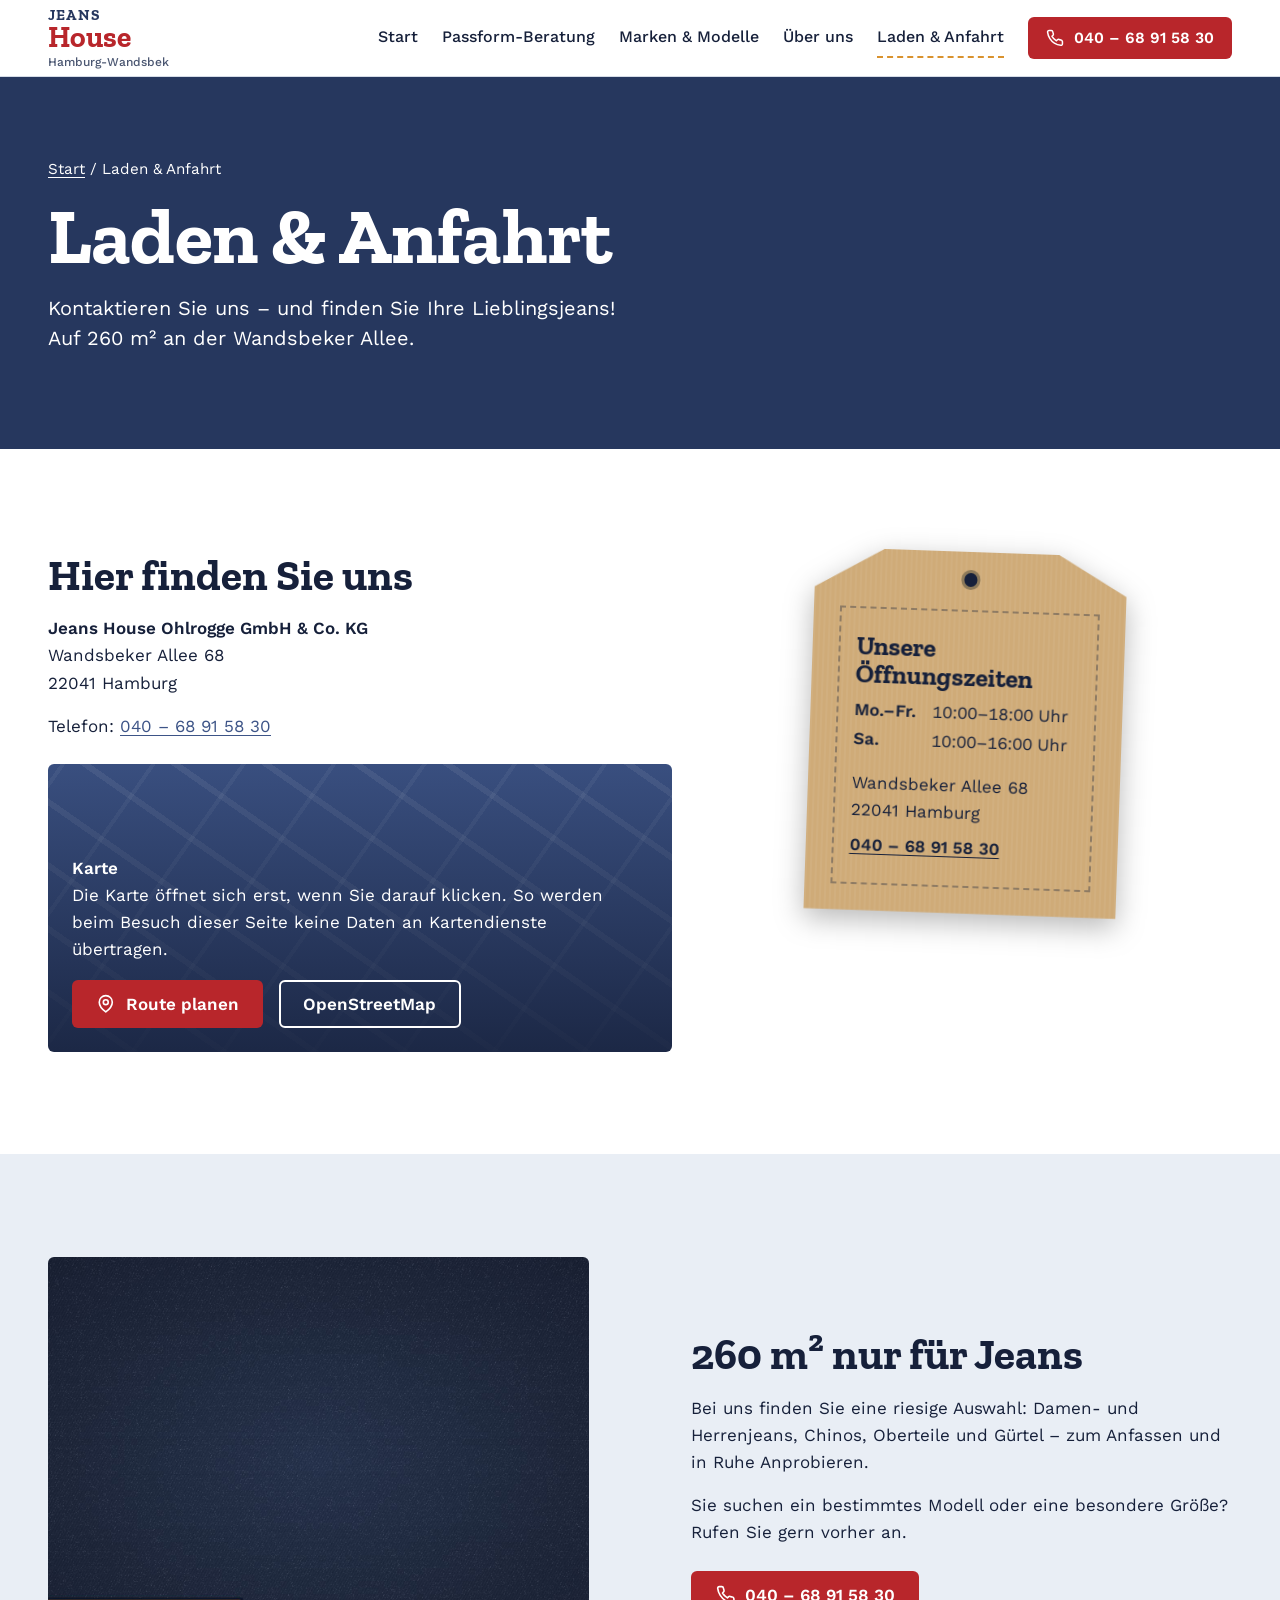
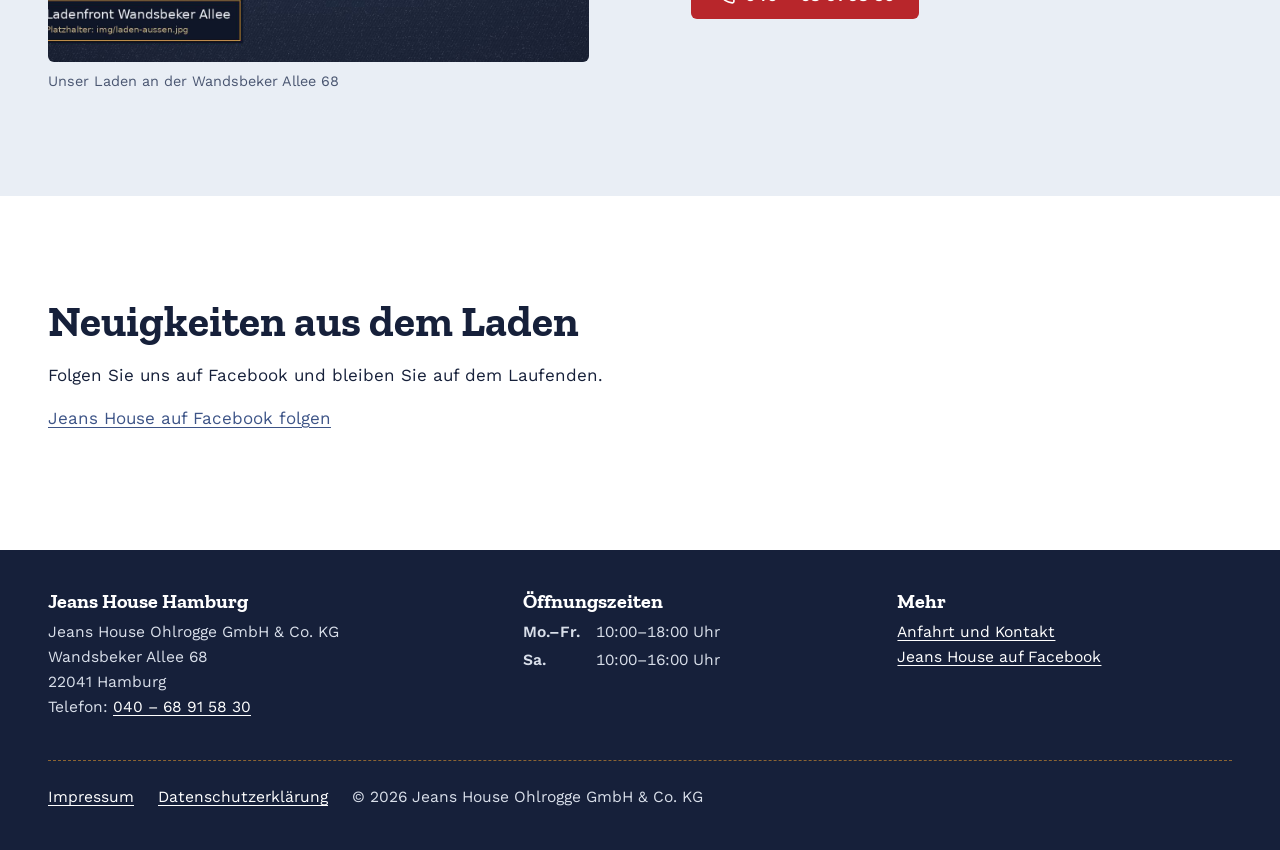
<file: laden.html>
<!DOCTYPE html>
<html lang="de">
<head>
  <meta charset="utf-8">
  <meta name="viewport" content="width=device-width, initial-scale=1">
  <title>Laden & Anfahrt – Jeans House Hamburg</title>
  <meta name="description" content="Jeans House, Wandsbeker Allee 68, 22041 Hamburg. Öffnungszeiten Mo.–Fr. 10–18 Uhr, Sa. 10–16 Uhr. Telefon 040 68 91 58 30.">
  <link rel="stylesheet" href="css/style.css">
  <link rel="icon" href="img/favicon.svg" type="image/svg+xml">
</head>
<body>
  <a class="skip-link" href="#main">Zum Inhalt springen</a>

  <header class="site-header">
    <div class="container site-header__inner">
      <a class="logo" href="index.html" aria-label="Jeans House Hamburg – zur Startseite">
        <span class="logo__jeans">JEANS</span>
        <span class="logo__house">House</span>
        <span class="logo__place">Hamburg-Wandsbek</span>
      </a>

      <!-- Mobil: Button öffnet das Menü als Popover (HTML-Funktion, kein JavaScript) -->
      <button class="nav-toggle" type="button" popovertarget="hauptmenue" aria-label="Menü öffnen">Menü</button>

      <nav class="main-nav" id="hauptmenue" popover aria-label="Hauptnavigation">
        <button class="nav-close" type="button" popovertarget="hauptmenue" popovertargetaction="hide">Schließen</button>
        <ul class="main-nav__list">
            <li><a href="index.html">Start</a></li>
            <li><a href="beratung.html">Passform-Beratung</a></li>
            <li><a href="marken.html">Marken &amp; Modelle</a></li>
            <li><a href="ueber-uns.html">Über uns</a></li>
            <li><a href="laden.html" aria-current="page">Laden &amp; Anfahrt</a></li>
        </ul>
        <div class="main-nav__call">
          <a class="btn btn--primary" href="tel:+494068915830"><svg aria-hidden="true" viewBox="0 0 24 24" fill="none" stroke="currentColor" stroke-width="2" stroke-linecap="round" stroke-linejoin="round"><path d="M22 16.9v3a2 2 0 0 1-2.2 2 19.8 19.8 0 0 1-8.6-3.1 19.5 19.5 0 0 1-6-6A19.8 19.8 0 0 1 2.1 4.2 2 2 0 0 1 4.1 2h3a2 2 0 0 1 2 1.7c.1 .9.4 1.8.7 2.7a2 2 0 0 1-.5 2.1L8 9.8a16 16 0 0 0 6 6l1.3-1.3a2 2 0 0 1 2.1-.5c.9.3 1.8.6 2.7.7a2 2 0 0 1 1.7 2z"/></svg>040 – 68 91 58 30</a>
        </div>
      </nav>
    </div>
  </header>

  <main id="main">
    <section class="page-head">
      <div class="container">
        <p class="breadcrumb"><a href="index.html">Start</a> / Laden &amp; Anfahrt</p>
        <h1>Laden &amp; Anfahrt</h1>
        <p class="lead">Kontaktieren Sie uns – und finden Sie Ihre Lieblingsjeans! Auf 260&nbsp;m² an der Wandsbeker Allee.</p>
      </div>
    </section>

    <section class="section" aria-labelledby="adresse-title">
      <div class="container visit">
        <div>
          <h2 id="adresse-title">Hier finden Sie uns</h2>
          <address>
            <p><strong>Jeans House Ohlrogge GmbH &amp; Co. KG</strong><br>
            Wandsbeker Allee 68<br>
            22041 Hamburg</p>
            <p>Telefon: <a href="tel:+494068915830">040 – 68 91 58 30</a></p>
          </address>
          <div class="map-card">
            <p><strong>Karte</strong><br>Die Karte öffnet sich erst, wenn Sie darauf klicken. So werden beim Besuch dieser Seite keine Daten an Kartendienste übertragen.</p>
            <div class="btn-row">
              <a class="btn btn--primary" href="https://www.google.com/maps/dir/?api=1&amp;destination=Wandsbeker+Allee+68,+22041+Hamburg" target="_blank" rel="noopener"><svg aria-hidden="true" viewBox="0 0 24 24" fill="none" stroke="currentColor" stroke-width="2" stroke-linecap="round" stroke-linejoin="round"><path d="M20 10c0 6-8 12-8 12S4 16 4 10a8 8 0 0 1 16 0z"/><circle cx="12" cy="10" r="3"/></svg>Route planen</a>
              <a class="btn btn--outline" href="https://www.openstreetmap.org/?mlat=53.5741&amp;mlon=10.0696#map=17/53.5741/10.0696" target="_blank" rel="noopener">OpenStreetMap</a>
            </div>
          </div>
        </div>
        <aside class="hangtag-wrap" aria-labelledby="tag-title">
          <div class="hangtag">
            <div class="hangtag__inner">
              <h2 id="tag-title">Unsere Öffnungszeiten</h2>
              <dl class="hours">
              <dt>Mo.–Fr.</dt><dd>10:00–18:00 Uhr</dd>
              <dt>Sa.</dt><dd>10:00–16:00 Uhr</dd>
            </dl>
              <p>Wandsbeker Allee 68<br>22041 Hamburg</p>
              <p><a href="tel:+494068915830">040 – 68 91 58 30</a></p>
            </div>
          </div>
        </aside>
      </div>
    </section>

    <section class="section section--chambray" aria-labelledby="laden-title">
      <div class="container split">
        <figure class="split__media">
          <img src="img/laden-aussen.jpg" alt="Ladenfront von Jeans House an der Wandsbeker Allee" width="1500" height="1000" loading="lazy">
          <figcaption>Unser Laden an der Wandsbeker Allee 68</figcaption>
        </figure>
        <div>
          <h2 id="laden-title">260&nbsp;m² nur für Jeans</h2>
          <p>Bei uns finden Sie eine riesige Auswahl: Damen- und Herrenjeans, Chinos, Oberteile und Gürtel – zum Anfassen und in Ruhe Anprobieren.</p>
          <p>Sie suchen ein bestimmtes Modell oder eine besondere Größe? Rufen Sie gern vorher an.</p>
          <div class="btn-row">
            <a class="btn btn--primary" href="tel:+494068915830"><svg aria-hidden="true" viewBox="0 0 24 24" fill="none" stroke="currentColor" stroke-width="2" stroke-linecap="round" stroke-linejoin="round"><path d="M22 16.9v3a2 2 0 0 1-2.2 2 19.8 19.8 0 0 1-8.6-3.1 19.5 19.5 0 0 1-6-6A19.8 19.8 0 0 1 2.1 4.2 2 2 0 0 1 4.1 2h3a2 2 0 0 1 2 1.7c.1 .9.4 1.8.7 2.7a2 2 0 0 1-.5 2.1L8 9.8a16 16 0 0 0 6 6l1.3-1.3a2 2 0 0 1 2.1-.5c.9.3 1.8.6 2.7.7a2 2 0 0 1 1.7 2z"/></svg>040 – 68 91 58 30</a>
          </div>
        </div>
      </div>
    </section>

    <section class="section" aria-labelledby="social-title">
      <div class="container">
        <h2 id="social-title">Neuigkeiten aus dem Laden</h2>
        <p>Folgen Sie uns auf Facebook und bleiben Sie auf dem Laufenden.</p>
        <p><a href="https://www.facebook.com/hamburgjeans/" target="_blank" rel="noopener">Jeans House auf Facebook folgen</a></p>
      </div>
    </section>
  </main>

  <footer class="site-footer">
    <div class="container">
      <div class="footer-grid">
        <section aria-labelledby="footer-adresse">
          <h2 id="footer-adresse">Jeans House Hamburg</h2>
          <address>
            Jeans House Ohlrogge GmbH &amp; Co. KG<br>
            Wandsbeker Allee 68<br>
            22041 Hamburg<br>
            Telefon: <a href="tel:+494068915830">040 – 68 91 58 30</a>
          </address>
        </section>
        <section aria-labelledby="footer-zeiten">
          <h2 id="footer-zeiten">Öffnungszeiten</h2>
          <dl class="hours">
              <dt>Mo.–Fr.</dt><dd>10:00–18:00 Uhr</dd>
              <dt>Sa.</dt><dd>10:00–16:00 Uhr</dd>
            </dl>
        </section>
        <section aria-labelledby="footer-links">
          <h2 id="footer-links">Mehr</h2>
          <p><a href="laden.html">Anfahrt und Kontakt</a><br>
          <a href="https://www.facebook.com/hamburgjeans/" target="_blank" rel="noopener">Jeans House auf Facebook</a></p>
        </section>
      </div>
      <ul class="footer-legal">
        <li><a href="impressum.html">Impressum</a></li>
        <li><a href="datenschutz.html">Datenschutzerklärung</a></li>
        <li>© 2026 Jeans House Ohlrogge GmbH &amp; Co. KG</li>
      </ul>
    </div>
  </footer>

</body>
</html>
</file>
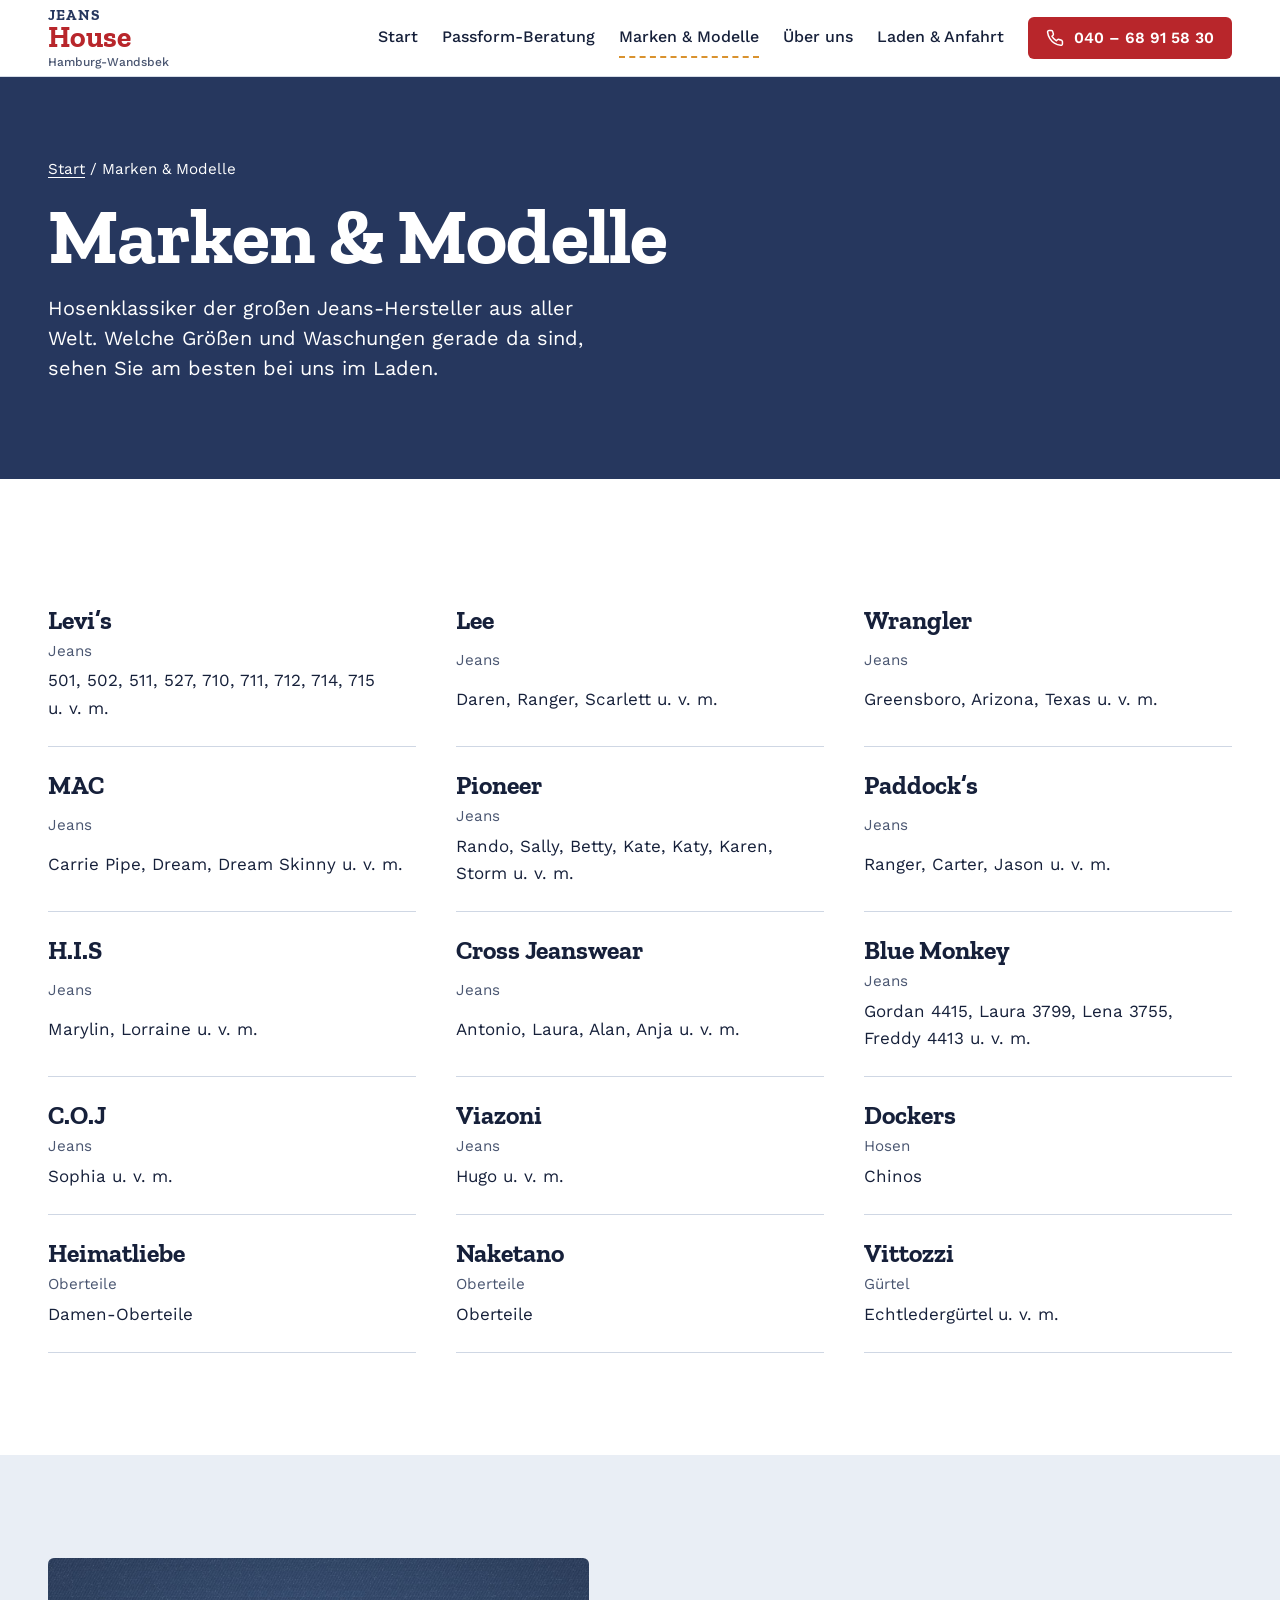
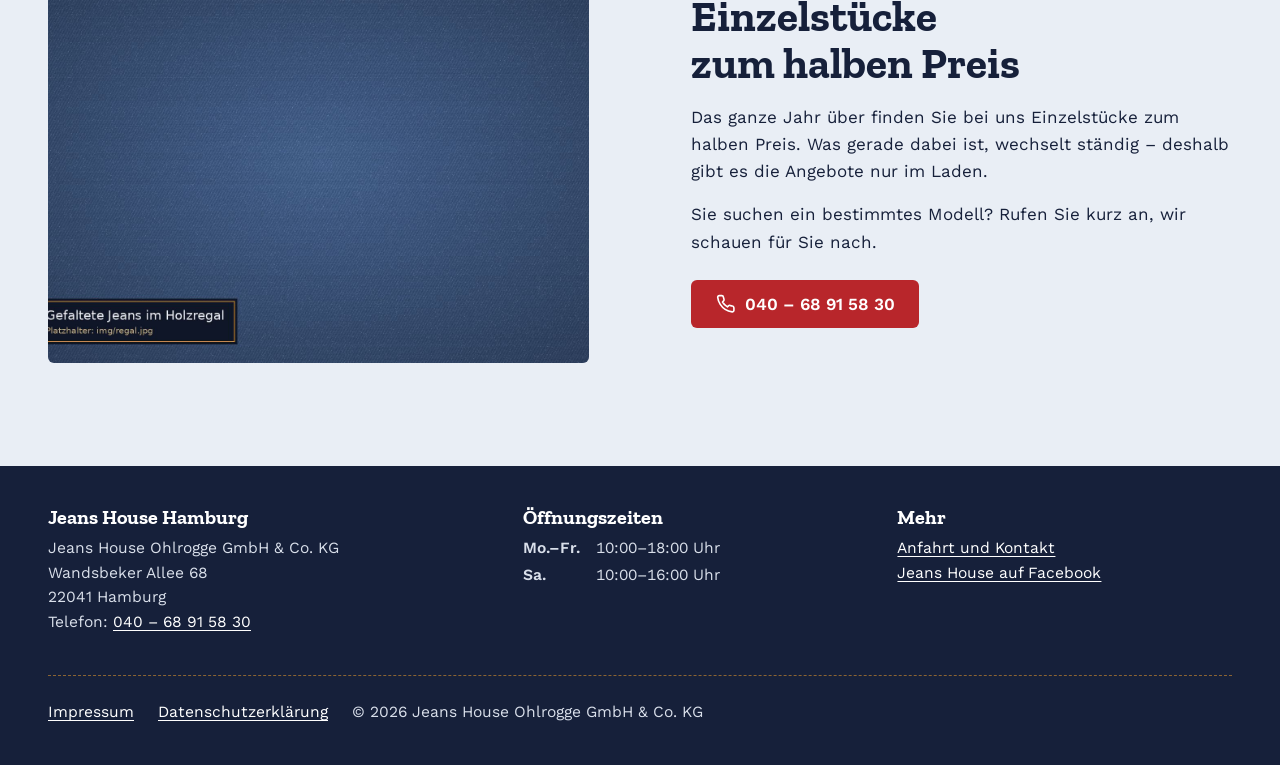
<file: marken.html>
<!DOCTYPE html>
<html lang="de">
<head>
  <meta charset="utf-8">
  <meta name="viewport" content="width=device-width, initial-scale=1">
  <title>Marken & Modelle – Jeans House Hamburg</title>
  <meta name="description" content="Levi’s, Lee, Wrangler, MAC, Pioneer, Paddock’s und viele mehr: die Jeans-Marken bei Jeans House in Hamburg-Wandsbek.">
  <link rel="stylesheet" href="css/style.css">
  <link rel="icon" href="img/favicon.svg" type="image/svg+xml">
</head>
<body>
  <a class="skip-link" href="#main">Zum Inhalt springen</a>

  <header class="site-header">
    <div class="container site-header__inner">
      <a class="logo" href="index.html" aria-label="Jeans House Hamburg – zur Startseite">
        <span class="logo__jeans">JEANS</span>
        <span class="logo__house">House</span>
        <span class="logo__place">Hamburg-Wandsbek</span>
      </a>

      <!-- Mobil: Button öffnet das Menü als Popover (HTML-Funktion, kein JavaScript) -->
      <button class="nav-toggle" type="button" popovertarget="hauptmenue" aria-label="Menü öffnen">Menü</button>

      <nav class="main-nav" id="hauptmenue" popover aria-label="Hauptnavigation">
        <button class="nav-close" type="button" popovertarget="hauptmenue" popovertargetaction="hide">Schließen</button>
        <ul class="main-nav__list">
            <li><a href="index.html">Start</a></li>
            <li><a href="beratung.html">Passform-Beratung</a></li>
            <li><a href="marken.html" aria-current="page">Marken &amp; Modelle</a></li>
            <li><a href="ueber-uns.html">Über uns</a></li>
            <li><a href="laden.html">Laden &amp; Anfahrt</a></li>
        </ul>
        <div class="main-nav__call">
          <a class="btn btn--primary" href="tel:+494068915830"><svg aria-hidden="true" viewBox="0 0 24 24" fill="none" stroke="currentColor" stroke-width="2" stroke-linecap="round" stroke-linejoin="round"><path d="M22 16.9v3a2 2 0 0 1-2.2 2 19.8 19.8 0 0 1-8.6-3.1 19.5 19.5 0 0 1-6-6A19.8 19.8 0 0 1 2.1 4.2 2 2 0 0 1 4.1 2h3a2 2 0 0 1 2 1.7c.1 .9.4 1.8.7 2.7a2 2 0 0 1-.5 2.1L8 9.8a16 16 0 0 0 6 6l1.3-1.3a2 2 0 0 1 2.1-.5c.9.3 1.8.6 2.7.7a2 2 0 0 1 1.7 2z"/></svg>040 – 68 91 58 30</a>
        </div>
      </nav>
    </div>
  </header>

  <main id="main">
    <section class="page-head">
      <div class="container">
        <p class="breadcrumb"><a href="index.html">Start</a> / Marken &amp; Modelle</p>
        <h1>Marken &amp; Modelle</h1>
        <p class="lead">Hosenklassiker der großen Jeans-Hersteller aus aller Welt. Welche Größen und Waschungen gerade da sind, sehen Sie am besten bei uns im Laden.</p>
      </div>
    </section>

    <section class="section" aria-labelledby="liste-title">
      <div class="container">
        <h2 id="liste-title" class="visually-hidden">Unsere Marken</h2>
        <dl class="brand-list">
          <div class="brand-list__item">
            <dt>Levi’s</dt>
            <dd class="brand-list__type">Jeans</dd>
            <dd>501, 502, 511, 527, 710, 711, 712, 714, 715 u.&nbsp;v.&nbsp;m.</dd>
          </div>
          <div class="brand-list__item">
            <dt>Lee</dt>
            <dd class="brand-list__type">Jeans</dd>
            <dd>Daren, Ranger, Scarlett u.&nbsp;v.&nbsp;m.</dd>
          </div>
          <div class="brand-list__item">
            <dt>Wrangler</dt>
            <dd class="brand-list__type">Jeans</dd>
            <dd>Greensboro, Arizona, Texas u.&nbsp;v.&nbsp;m.</dd>
          </div>
          <div class="brand-list__item">
            <dt>MAC</dt>
            <dd class="brand-list__type">Jeans</dd>
            <dd>Carrie Pipe, Dream, Dream Skinny u.&nbsp;v.&nbsp;m.</dd>
          </div>
          <div class="brand-list__item">
            <dt>Pioneer</dt>
            <dd class="brand-list__type">Jeans</dd>
            <dd>Rando, Sally, Betty, Kate, Katy, Karen, Storm u.&nbsp;v.&nbsp;m.</dd>
          </div>
          <div class="brand-list__item">
            <dt>Paddock’s</dt>
            <dd class="brand-list__type">Jeans</dd>
            <dd>Ranger, Carter, Jason u.&nbsp;v.&nbsp;m.</dd>
          </div>
          <div class="brand-list__item">
            <dt>H.I.S</dt>
            <dd class="brand-list__type">Jeans</dd>
            <dd>Marylin, Lorraine u.&nbsp;v.&nbsp;m.</dd>
          </div>
          <div class="brand-list__item">
            <dt>Cross Jeanswear</dt>
            <dd class="brand-list__type">Jeans</dd>
            <dd>Antonio, Laura, Alan, Anja u.&nbsp;v.&nbsp;m.</dd>
          </div>
          <div class="brand-list__item">
            <dt>Blue Monkey</dt>
            <dd class="brand-list__type">Jeans</dd>
            <dd>Gordan 4415, Laura 3799, Lena 3755, Freddy 4413 u.&nbsp;v.&nbsp;m.</dd>
          </div>
          <div class="brand-list__item">
            <dt>C.O.J</dt>
            <dd class="brand-list__type">Jeans</dd>
            <dd>Sophia u.&nbsp;v.&nbsp;m.</dd>
          </div>
          <div class="brand-list__item">
            <dt>Viazoni</dt>
            <dd class="brand-list__type">Jeans</dd>
            <dd>Hugo u.&nbsp;v.&nbsp;m.</dd>
          </div>
          <div class="brand-list__item">
            <dt>Dockers</dt>
            <dd class="brand-list__type">Hosen</dd>
            <dd>Chinos</dd>
          </div>
          <div class="brand-list__item">
            <dt>Heimatliebe</dt>
            <dd class="brand-list__type">Oberteile</dd>
            <dd>Damen-Oberteile</dd>
          </div>
          <div class="brand-list__item">
            <dt>Naketano</dt>
            <dd class="brand-list__type">Oberteile</dd>
            <dd>Oberteile</dd>
          </div>
          <div class="brand-list__item">
            <dt>Vittozzi</dt>
            <dd class="brand-list__type">Gürtel</dd>
            <dd>Echtledergürtel u.&nbsp;v.&nbsp;m.</dd>
          </div>
        </dl>
      </div>
    </section>

    <section class="section section--chambray" aria-labelledby="einzel-title">
      <div class="container split">
        <figure class="split__media">
          <img src="img/regal.jpg" alt="Stapel gefalteter Jeans im Ladenregal" width="1500" height="1000" loading="lazy">
        </figure>
        <div>
          <h2 id="einzel-title">Einzelstücke zum halben Preis</h2>
          <p>Das ganze Jahr über finden Sie bei uns Einzelstücke zum halben Preis. Was gerade dabei ist, wechselt ständig – deshalb gibt es die Angebote nur im Laden.</p>
          <p>Sie suchen ein bestimmtes Modell? Rufen Sie kurz an, wir schauen für Sie nach.</p>
          <div class="btn-row">
            <a class="btn btn--primary" href="tel:+494068915830"><svg aria-hidden="true" viewBox="0 0 24 24" fill="none" stroke="currentColor" stroke-width="2" stroke-linecap="round" stroke-linejoin="round"><path d="M22 16.9v3a2 2 0 0 1-2.2 2 19.8 19.8 0 0 1-8.6-3.1 19.5 19.5 0 0 1-6-6A19.8 19.8 0 0 1 2.1 4.2 2 2 0 0 1 4.1 2h3a2 2 0 0 1 2 1.7c.1 .9.4 1.8.7 2.7a2 2 0 0 1-.5 2.1L8 9.8a16 16 0 0 0 6 6l1.3-1.3a2 2 0 0 1 2.1-.5c.9.3 1.8.6 2.7.7a2 2 0 0 1 1.7 2z"/></svg>040 – 68 91 58 30</a>
          </div>
        </div>
      </div>
    </section>
  </main>

  <footer class="site-footer">
    <div class="container">
      <div class="footer-grid">
        <section aria-labelledby="footer-adresse">
          <h2 id="footer-adresse">Jeans House Hamburg</h2>
          <address>
            Jeans House Ohlrogge GmbH &amp; Co. KG<br>
            Wandsbeker Allee 68<br>
            22041 Hamburg<br>
            Telefon: <a href="tel:+494068915830">040 – 68 91 58 30</a>
          </address>
        </section>
        <section aria-labelledby="footer-zeiten">
          <h2 id="footer-zeiten">Öffnungszeiten</h2>
          <dl class="hours">
              <dt>Mo.–Fr.</dt><dd>10:00–18:00 Uhr</dd>
              <dt>Sa.</dt><dd>10:00–16:00 Uhr</dd>
            </dl>
        </section>
        <section aria-labelledby="footer-links">
          <h2 id="footer-links">Mehr</h2>
          <p><a href="laden.html">Anfahrt und Kontakt</a><br>
          <a href="https://www.facebook.com/hamburgjeans/" target="_blank" rel="noopener">Jeans House auf Facebook</a></p>
        </section>
      </div>
      <ul class="footer-legal">
        <li><a href="impressum.html">Impressum</a></li>
        <li><a href="datenschutz.html">Datenschutzerklärung</a></li>
        <li>© 2026 Jeans House Ohlrogge GmbH &amp; Co. KG</li>
      </ul>
    </div>
  </footer>

</body>
</html>
</file>
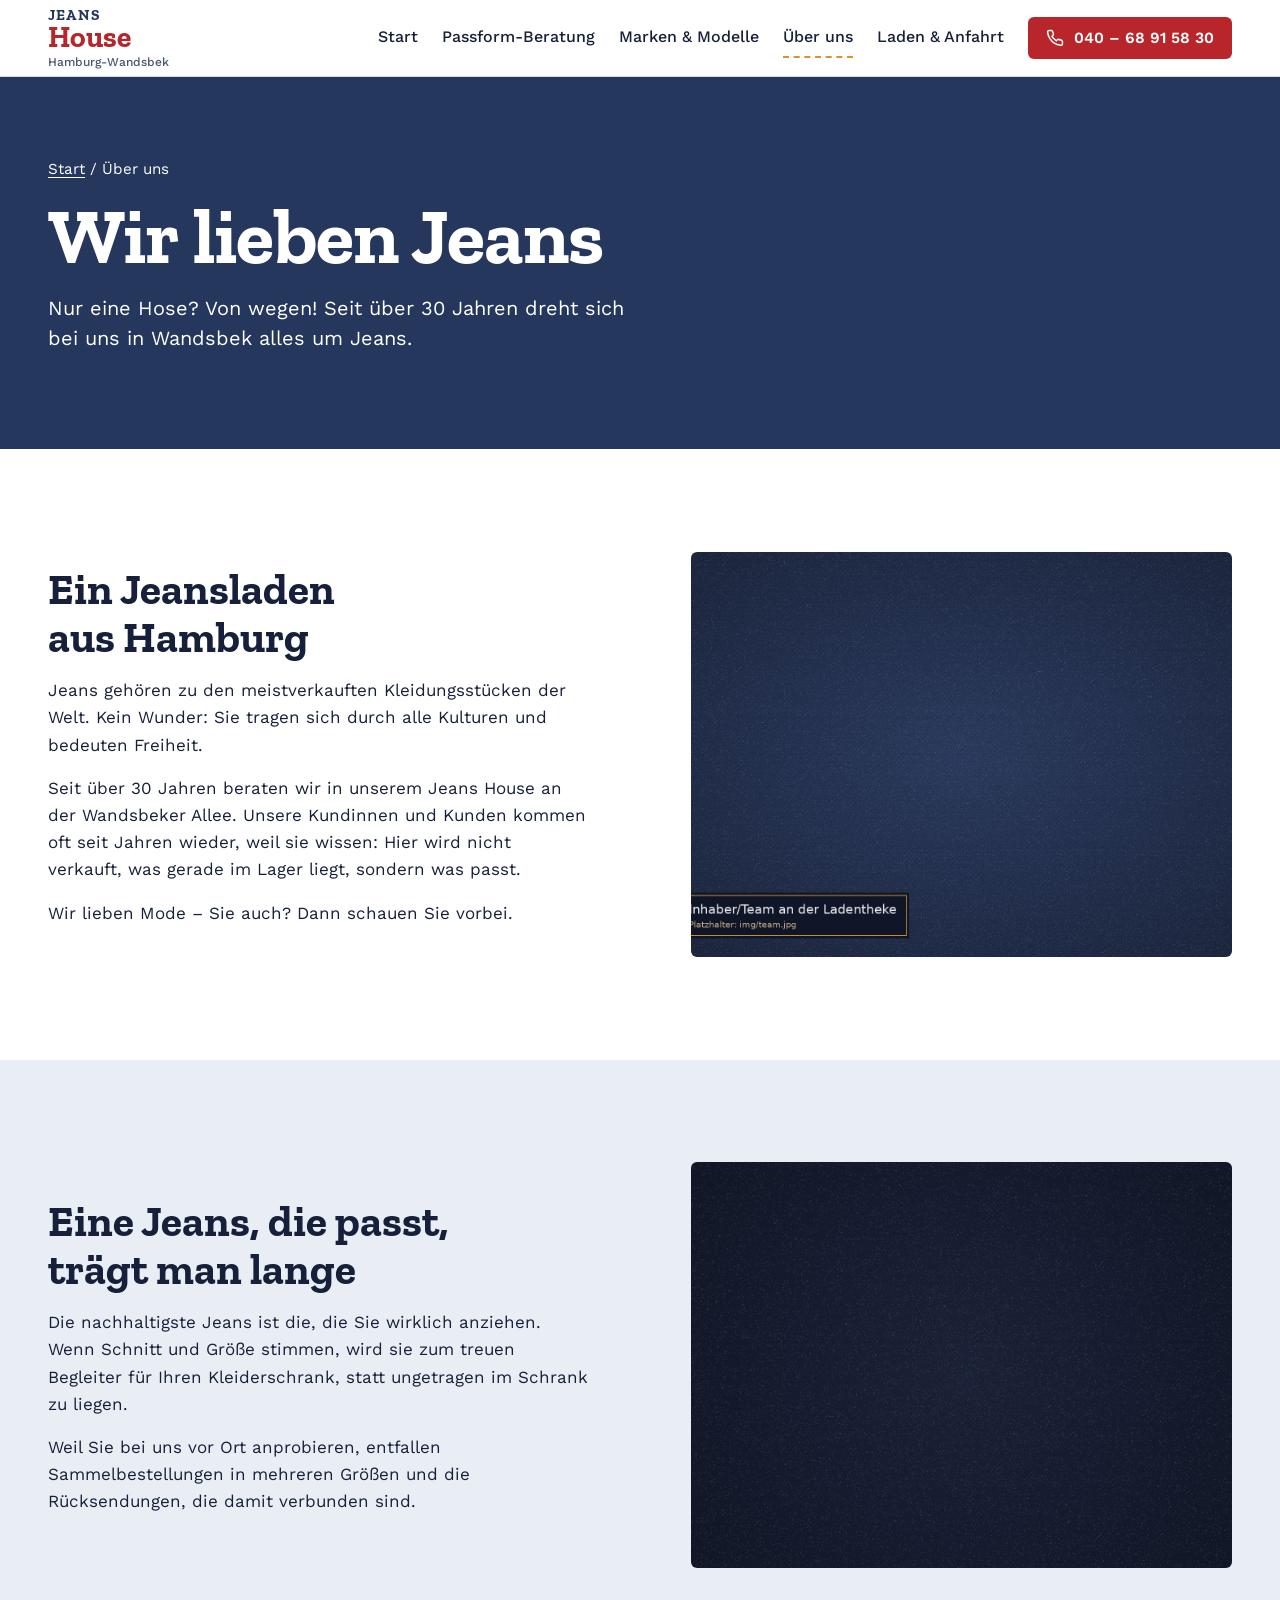
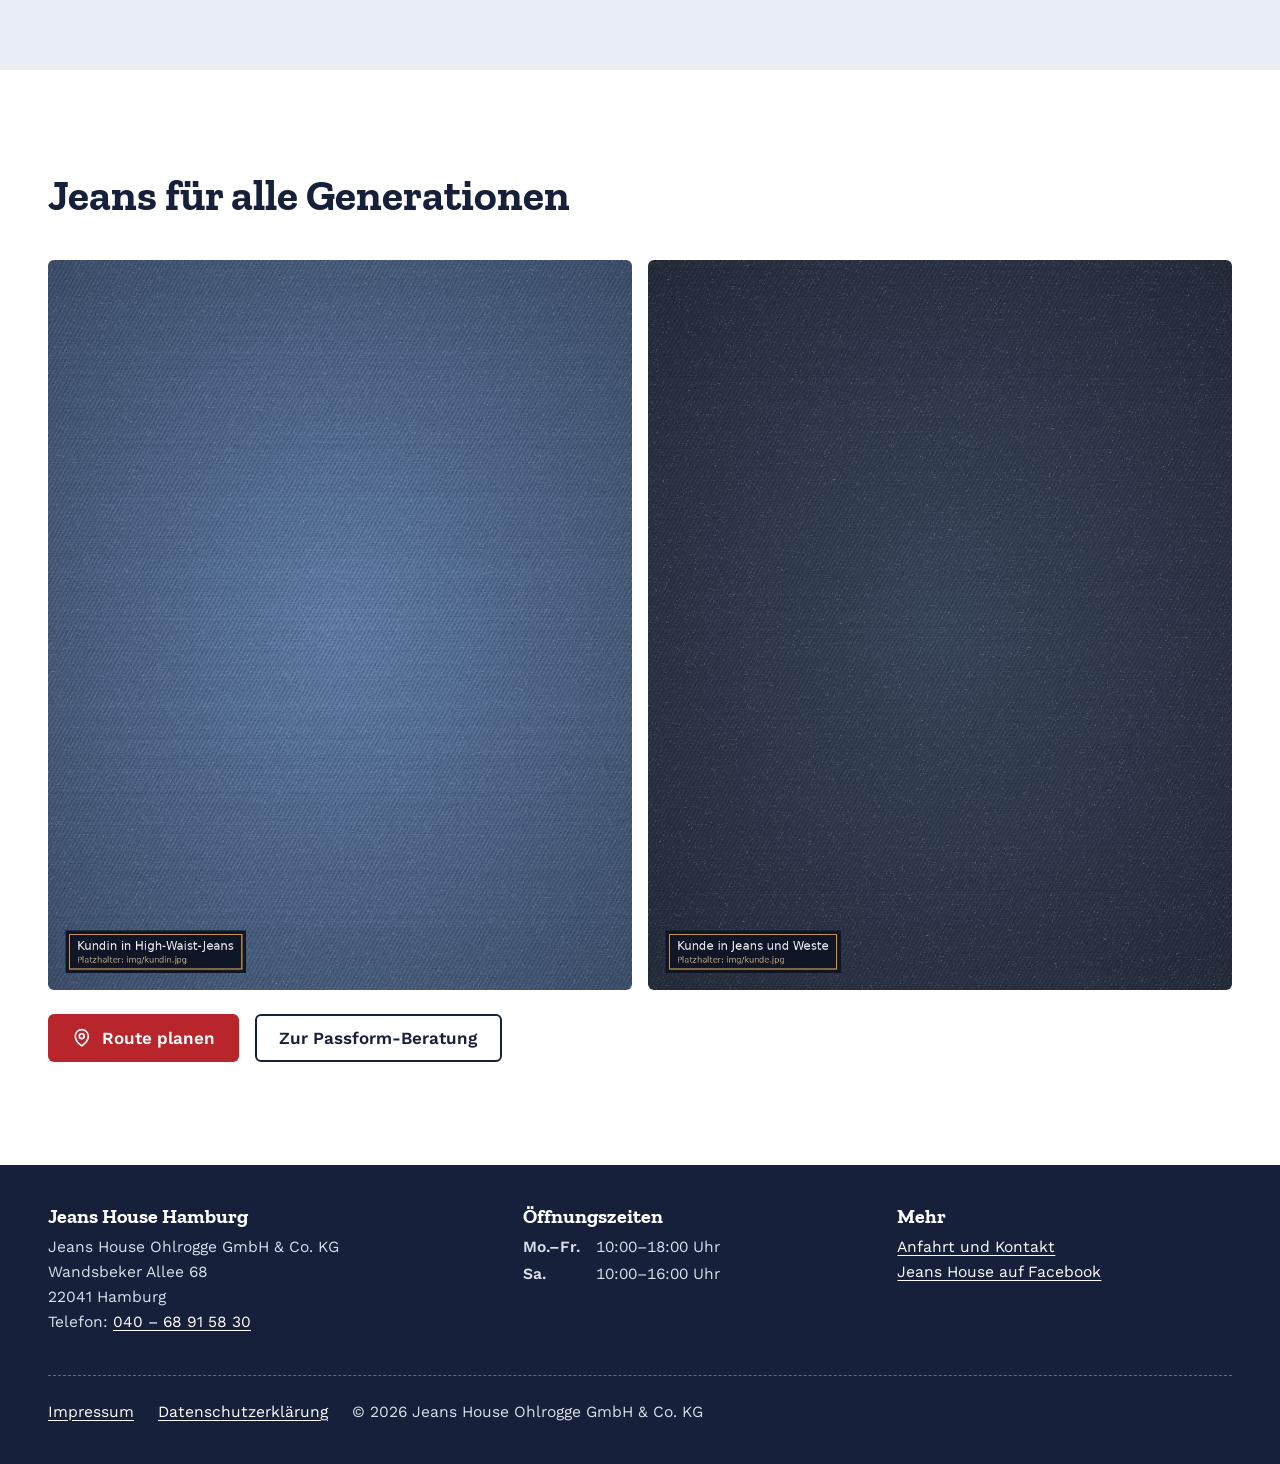
<file: ueber-uns.html>
<!DOCTYPE html>
<html lang="de">
<head>
  <meta charset="utf-8">
  <meta name="viewport" content="width=device-width, initial-scale=1">
  <title>Über uns – Jeans House Hamburg</title>
  <meta name="description" content="Jeans House Ohlrogge: seit über 30 Jahren Jeansfachgeschäft mit persönlicher Beratung an der Wandsbeker Allee in Hamburg.">
  <link rel="stylesheet" href="css/style.css">
  <link rel="icon" href="img/favicon.svg" type="image/svg+xml">
</head>
<body>
  <a class="skip-link" href="#main">Zum Inhalt springen</a>

  <header class="site-header">
    <div class="container site-header__inner">
      <a class="logo" href="index.html" aria-label="Jeans House Hamburg – zur Startseite">
        <span class="logo__jeans">JEANS</span>
        <span class="logo__house">House</span>
        <span class="logo__place">Hamburg-Wandsbek</span>
      </a>

      <!-- Mobil: Button öffnet das Menü als Popover (HTML-Funktion, kein JavaScript) -->
      <button class="nav-toggle" type="button" popovertarget="hauptmenue" aria-label="Menü öffnen">Menü</button>

      <nav class="main-nav" id="hauptmenue" popover aria-label="Hauptnavigation">
        <button class="nav-close" type="button" popovertarget="hauptmenue" popovertargetaction="hide">Schließen</button>
        <ul class="main-nav__list">
            <li><a href="index.html">Start</a></li>
            <li><a href="beratung.html">Passform-Beratung</a></li>
            <li><a href="marken.html">Marken &amp; Modelle</a></li>
            <li><a href="ueber-uns.html" aria-current="page">Über uns</a></li>
            <li><a href="laden.html">Laden &amp; Anfahrt</a></li>
        </ul>
        <div class="main-nav__call">
          <a class="btn btn--primary" href="tel:+494068915830"><svg aria-hidden="true" viewBox="0 0 24 24" fill="none" stroke="currentColor" stroke-width="2" stroke-linecap="round" stroke-linejoin="round"><path d="M22 16.9v3a2 2 0 0 1-2.2 2 19.8 19.8 0 0 1-8.6-3.1 19.5 19.5 0 0 1-6-6A19.8 19.8 0 0 1 2.1 4.2 2 2 0 0 1 4.1 2h3a2 2 0 0 1 2 1.7c.1 .9.4 1.8.7 2.7a2 2 0 0 1-.5 2.1L8 9.8a16 16 0 0 0 6 6l1.3-1.3a2 2 0 0 1 2.1-.5c.9.3 1.8.6 2.7.7a2 2 0 0 1 1.7 2z"/></svg>040 – 68 91 58 30</a>
        </div>
      </nav>
    </div>
  </header>

  <main id="main">
    <section class="page-head">
      <div class="container">
        <p class="breadcrumb"><a href="index.html">Start</a> / Über uns</p>
        <h1>Wir lieben Jeans</h1>
        <p class="lead">Nur eine Hose? Von wegen! Seit über 30 Jahren dreht sich bei uns in Wandsbek alles um Jeans.</p>
      </div>
    </section>

    <section class="section" aria-labelledby="geschichte-title">
      <div class="container split">
        <div>
          <h2 id="geschichte-title">Ein Jeansladen aus Hamburg</h2>
          <p>Jeans gehören zu den meistverkauften Kleidungsstücken der Welt. Kein Wunder: Sie tragen sich durch alle Kulturen und bedeuten Freiheit.</p>
          <p>Seit über 30 Jahren beraten wir in unserem Jeans House an der Wandsbeker Allee. Unsere Kundinnen und Kunden kommen oft seit Jahren wieder, weil sie wissen: Hier wird nicht verkauft, was gerade im Lager liegt, sondern was passt.</p>
          <p>Wir lieben Mode – Sie auch? Dann schauen Sie vorbei.</p>
        </div>
        <figure class="split__media">
          <img src="img/team.jpg" alt="Das Team von Jeans House an der Ladentheke" width="1500" height="1000" loading="lazy">
        </figure>
      </div>
    </section>

    <section class="section section--chambray" aria-labelledby="nachhaltig-title">
      <div class="container split split--reverse">
        <figure class="split__media">
          <img src="img/details.jpg" alt="Nahaufnahme einer Jeans: Kupferniete, orangefarbene Naht und Lederpatch" width="1200" height="1200" loading="lazy">
        </figure>
        <div>
          <h2 id="nachhaltig-title">Eine Jeans, die passt, trägt man lange</h2>
          <p>Die nachhaltigste Jeans ist die, die Sie wirklich anziehen. Wenn Schnitt und Größe stimmen, wird sie zum treuen Begleiter für Ihren Kleiderschrank, statt ungetragen im Schrank zu liegen.</p>
          <p>Weil Sie bei uns vor Ort anprobieren, entfallen Sammelbestellungen in mehreren Größen und die Rücksendungen, die damit verbunden sind.</p>
        </div>
      </div>
    </section>

    <section class="section" aria-labelledby="kunden-title">
      <div class="container">
        <h2 id="kunden-title" class="section__intro">Jeans für alle Generationen</h2>
        <div class="duo">
          <img src="img/kundin.jpg" alt="Junge Frau in dunkler Jeans" width="1000" height="1250" loading="lazy">
          <img src="img/kunde.jpg" alt="Älterer Mann sitzt in Jeans und Weste auf einem Stuhl" width="1000" height="1250" loading="lazy">
        </div>
        <div class="btn-row">
          <a class="btn btn--primary" href="https://www.google.com/maps/dir/?api=1&amp;destination=Wandsbeker+Allee+68,+22041+Hamburg" target="_blank" rel="noopener"><svg aria-hidden="true" viewBox="0 0 24 24" fill="none" stroke="currentColor" stroke-width="2" stroke-linecap="round" stroke-linejoin="round"><path d="M20 10c0 6-8 12-8 12S4 16 4 10a8 8 0 0 1 16 0z"/><circle cx="12" cy="10" r="3"/></svg>Route planen</a>
          <a class="btn btn--outline" href="beratung.html">Zur Passform-Beratung</a>
        </div>
      </div>
    </section>
  </main>

  <footer class="site-footer">
    <div class="container">
      <div class="footer-grid">
        <section aria-labelledby="footer-adresse">
          <h2 id="footer-adresse">Jeans House Hamburg</h2>
          <address>
            Jeans House Ohlrogge GmbH &amp; Co. KG<br>
            Wandsbeker Allee 68<br>
            22041 Hamburg<br>
            Telefon: <a href="tel:+494068915830">040 – 68 91 58 30</a>
          </address>
        </section>
        <section aria-labelledby="footer-zeiten">
          <h2 id="footer-zeiten">Öffnungszeiten</h2>
          <dl class="hours">
              <dt>Mo.–Fr.</dt><dd>10:00–18:00 Uhr</dd>
              <dt>Sa.</dt><dd>10:00–16:00 Uhr</dd>
            </dl>
        </section>
        <section aria-labelledby="footer-links">
          <h2 id="footer-links">Mehr</h2>
          <p><a href="laden.html">Anfahrt und Kontakt</a><br>
          <a href="https://www.facebook.com/hamburgjeans/" target="_blank" rel="noopener">Jeans House auf Facebook</a></p>
        </section>
      </div>
      <ul class="footer-legal">
        <li><a href="impressum.html">Impressum</a></li>
        <li><a href="datenschutz.html">Datenschutzerklärung</a></li>
        <li>© 2026 Jeans House Ohlrogge GmbH &amp; Co. KG</li>
      </ul>
    </div>
  </footer>

</body>
</html>
</file>
<file: css/style.css>
/* ==========================================================================
   Jeans House Hamburg – Relaunch
   Ein Stylesheet für alle Seiten.
   Aufbau:
   1. Schriften (lokal eingebunden, DSGVO-freundlich)
   2. Design-Tokens (Farben, Abstände, Schrift)
   3. Basis & Typografie
   4. Layout-Helfer
   5. Header & Navigation (mobil per Popover-API, ohne JavaScript)
   6. Buttons
   7. Komponenten (Hero, Hängeetikett, Bild-Text, Vorteile, Marken …)
   8. Footer
   9. Media Queries
   ========================================================================== */

/* 1. Schriften ------------------------------------------------------------ */
/* Selbst gehostet statt über Google-Server: keine Datenübertragung an Dritte. */
@font-face {
  font-family: "Zilla Slab";
  src: url("../fonts/zilla-slab-latin-500-normal.woff2") format("woff2");
  font-weight: 500;
  font-display: swap;
}
@font-face {
  font-family: "Zilla Slab";
  src: url("../fonts/zilla-slab-latin-700-normal.woff2") format("woff2");
  font-weight: 700;
  font-display: swap;
}
@font-face {
  font-family: "Work Sans";
  src: url("../fonts/work-sans-latin-400-normal.woff2") format("woff2");
  font-weight: 400;
  font-display: swap;
}
@font-face {
  font-family: "Work Sans";
  src: url("../fonts/work-sans-latin-500-normal.woff2") format("woff2");
  font-weight: 500;
  font-display: swap;
}
@font-face {
  font-family: "Work Sans";
  src: url("../fonts/work-sans-latin-600-normal.woff2") format("woff2");
  font-weight: 600;
  font-display: swap;
}

/* 2. Design-Tokens -------------------------------------------------------- */
:root {
  /* Farben: abgeleitet aus Denim, Ziernaht, Lederpatch und dem Logo-Rot */
  --ink: #16203a;          /* tiefes Indigo – Text */
  --indigo: #26375e;       /* dunkle Flächen */
  --indigo-soft: #3d5487;  /* Links, Akzente auf hell */
  --chambray: #e9eef5;     /* helle Flächen */
  --paper: #ffffff;
  --red: #b8262b;          /* Logo-Rot – nur für Handlungsaufforderungen */
  --red-dark: #951d22;
  --stitch: #d9922e;       /* orangefarbene Ziernaht */
  --kraft: #cfab78;        /* Hängeetikett aus Karton */
  --kraft-dark: #b58f5a;
  --muted: #4a5671;        /* Nebentext auf hell, Kontrast > 7:1 */

  /* Schrift */
  --font-display: "Zilla Slab", Rockwell, "Roboto Slab", Georgia, serif;
  --font-body: "Work Sans", "Segoe UI", system-ui, sans-serif;

  /* Abstände */
  --space-xs: 0.5rem;
  --space-s: 1rem;
  --space-m: 1.5rem;
  --space-l: 2.5rem;
  --space-xl: clamp(3.5rem, 8vw, 6.5rem);

  --container: 74rem;
  --measure: 38rem;        /* angenehme Zeilenlänge für Fließtext */
  --radius: 0.375rem;
  --header-h: 4.75rem;
}

/* 3. Basis & Typografie --------------------------------------------------- */
*,
*::before,
*::after {
  box-sizing: border-box;
}

html {
  scroll-padding-top: var(--header-h);
  -webkit-text-size-adjust: 100%;
}

body {
  margin: 0;
  background: var(--paper);
  color: var(--ink);
  font-family: var(--font-body);
  font-size: 1.0625rem;
  line-height: 1.6;
}

img {
  display: block;
  max-width: 100%;
  height: auto;
}

h1,
h2,
h3 {
  font-family: var(--font-display);
  font-weight: 700;
  line-height: 1.1;
  margin: 0 0 var(--space-s);
  text-wrap: balance;
}

h1 {
  font-size: clamp(2.6rem, 6.5vw, 4.9rem);
  letter-spacing: -0.01em;
  line-height: 1.02;
}

h2 {
  font-size: clamp(1.85rem, 3.4vw, 2.7rem);
}

h3 {
  font-size: 1.4rem;
  font-weight: 500;
}

p {
  margin: 0 0 var(--space-s);
  max-width: var(--measure);
}

a {
  color: var(--indigo-soft);
  text-underline-offset: 0.18em;
  text-decoration-thickness: 1px;
}

a:hover {
  text-decoration-thickness: 2px;
}

strong {
  font-weight: 600;
}

/* Sichtbarer Tastaturfokus in Ziernaht-Orange */
:focus-visible {
  outline: 3px solid var(--stitch);
  outline-offset: 3px;
}

.lead {
  font-size: 1.25rem;
  line-height: 1.5;
}

/* Nur für Screenreader sichtbar */
.visually-hidden {
  position: absolute;
  width: 1px;
  height: 1px;
  overflow: hidden;
  clip-path: inset(50%);
  white-space: nowrap;
}

.skip-link {
  position: absolute;
  left: var(--space-s);
  top: -4rem;
  z-index: 100;
  background: var(--ink);
  color: var(--paper);
  padding: var(--space-xs) var(--space-s);
  border-radius: var(--radius);
}

.skip-link:focus {
  top: var(--space-s);
}

/* 4. Layout-Helfer -------------------------------------------------------- */
.container {
  width: min(100% - 2rem, var(--container));
  margin-inline: auto;
}

.section {
  padding-block: var(--space-xl);
}

.section--chambray {
  background: var(--chambray);
}

.section--indigo {
  background: var(--indigo);
  color: var(--paper);
}

.section--indigo a:not(.btn) {
  color: var(--paper);
}

.section__intro {
  margin-bottom: var(--space-l);
}

/* 5. Header & Navigation -------------------------------------------------- */
.site-header {
  position: sticky;
  top: 0;
  z-index: 50;
  background: var(--paper);
  border-bottom: 1px solid #d5dce7;
}

.site-header__inner {
  display: flex;
  align-items: center;
  justify-content: space-between;
  gap: var(--space-m);
  min-height: var(--header-h);
}

/* Wortmarke in Anlehnung an das bestehende Logo (Rot + Indigo).
   Das Original-Logo kann hier als <img> eingesetzt werden. */
.logo {
  display: flex;
  flex-direction: column;
  text-decoration: none;
  line-height: 1;
  font-family: var(--font-display);
  font-weight: 700;
}

.logo__jeans {
  color: var(--indigo);
  font-size: 0.95rem;
  letter-spacing: 0.08em;
}

.logo__house {
  color: var(--red);
  font-size: 1.85rem;
  letter-spacing: 0.01em;
}

.logo__place {
  color: var(--muted);
  font-family: var(--font-body);
  font-weight: 500;
  font-size: 0.75rem;
  margin-top: 0.2rem;
}

.nav-toggle,
.nav-close {
  font: 600 1rem var(--font-body);
  color: var(--ink);
  background: none;
  border: 2px solid var(--ink);
  border-radius: var(--radius);
  padding: 0.5rem 0.9rem;
  cursor: pointer;
}

/* Mobiles Menü: Das <nav>-Element ist ein Popover und öffnet sich
   über den Menü-Button – ganz ohne JavaScript. */
.main-nav[popover] {
  position: fixed;
  inset: 0;
  width: 100%;
  height: 100dvh;
  max-width: none;
  max-height: none;
  margin: 0;
  padding: var(--space-m) var(--space-m) var(--space-l);
  border: 0;
  background: var(--indigo);
  color: var(--paper);
  overflow-y: auto;
}

.main-nav[popover]:popover-open {
  display: flex;
  flex-direction: column;
}

.main-nav[popover]::backdrop {
  background: rgb(22 32 58 / 0.6);
}

.main-nav .nav-close {
  align-self: flex-end;
  color: var(--paper);
  border-color: var(--paper);
}

.main-nav__list {
  list-style: none;
  margin: var(--space-l) 0 0;
  padding: 0;
  display: flex;
  flex-direction: column;
  gap: var(--space-xs);
}

.main-nav__list a {
  display: block;
  padding: var(--space-xs) 0;
  color: inherit;
  text-decoration: none;
  font-family: var(--font-display);
  font-weight: 700;
  font-size: 2rem;
}

.main-nav__list a[aria-current="page"] {
  color: var(--kraft);
}

.main-nav__call {
  margin-top: auto;
}

/* 6. Buttons -------------------------------------------------------------- */
.btn {
  display: inline-flex;
  align-items: center;
  gap: 0.6rem;
  min-height: 3rem;
  padding: 0.75rem 1.4rem;
  border: 2px solid transparent;
  border-radius: var(--radius);
  font: 600 1.0625rem/1.2 var(--font-body);
  text-decoration: none;
  cursor: pointer;
}

.btn--primary {
  background: var(--red);
  color: var(--paper);
}

.btn--primary:hover {
  background: var(--red-dark);
}

.btn--outline {
  border-color: currentColor;
  color: inherit;
  background: transparent;
}

.btn--outline:hover {
  background: rgb(255 255 255 / 0.12);
}

.btn-row {
  display: flex;
  flex-wrap: wrap;
  gap: var(--space-s);
  margin-top: var(--space-m);
}

/* kleines Telefon-Icon als Inline-SVG im HTML */
.btn svg {
  width: 1.15em;
  height: 1.15em;
  flex: none;
}

/* 7. Komponenten ---------------------------------------------------------- */

/* Hero der Startseite */
.hero {
  position: relative;
  color: var(--paper);
  background: var(--ink);
  overflow: hidden;
}

.hero__image {
  position: absolute;
  inset: 0;
  width: 100%;
  height: 100%;
  object-fit: cover;
}

/* Verlauf sorgt für lesbaren Text auf jedem Foto */
.hero::after {
  content: "";
  position: absolute;
  inset: 0;
  background: linear-gradient(100deg, rgb(22 32 58 / 0.92) 0%, rgb(22 32 58 / 0.7) 45%, rgb(22 32 58 / 0.15) 100%);
}

.hero__inner {
  position: relative;
  z-index: 1;
  display: grid;
  gap: var(--space-l);
  padding-block: var(--space-xl);
}

.hero__content p {
  max-width: 32rem;
}

/* Kleiner Seitenkopf für Unterseiten */
.page-head {
  background: var(--indigo);
  color: var(--paper);
  padding-block: clamp(3rem, 7vw, 5rem);
}

.page-head p {
  max-width: 36rem;
}

.page-head .breadcrumb {
  font-size: 0.95rem;
  margin-bottom: var(--space-s);
}

.page-head .breadcrumb a {
  color: var(--paper);
}

/* Das Hängeetikett: Öffnungszeiten und Adresse wie ein Etikett an der Jeans */
.hangtag-wrap {
  position: relative;
  width: min(100%, 19.5rem);
  filter: drop-shadow(0 0.6rem 0.9rem rgb(0 0 0 / 0.28));
  transform-origin: 50% 0;
}

.hangtag {
  position: relative;
  padding: 3.6rem 1.6rem 1.6rem;
  color: var(--ink);
  background:
    repeating-linear-gradient(90deg, rgb(255 255 255 / 0.05) 0 2px, transparent 2px 5px),
    var(--kraft);
  /* abgeschrägte Ecken oben wie bei einem echten Etikett */
  clip-path: polygon(22% 0, 78% 0, 100% 11%, 100% 100%, 0 100%, 0 11%);
}

/* Metall-Öse oben im Etikett */
.hangtag::before {
  content: "";
  position: absolute;
  top: 1.15rem;
  left: 50%;
  width: 1.2rem;
  height: 1.2rem;
  transform: translateX(-50%);
  border-radius: 50%;
  background: var(--ink);
  border: 3px solid #8d7a5a;
}

/* gestrichelte "Naht" innen */
.hangtag__inner {
  border: 2px dashed rgb(22 32 58 / 0.35);
  padding: var(--space-m) var(--space-s) var(--space-s);
}

.hangtag h2 {
  font-size: 1.6rem;
  margin-bottom: var(--space-xs);
}

.hangtag p {
  margin-bottom: var(--space-xs);
}

.hangtag a {
  color: var(--ink);
  font-weight: 600;
}

/* Bindfaden vom Etikett nach oben */
.hangtag-wrap--string::before {
  content: "";
  position: absolute;
  left: 50%;
  bottom: calc(100% - 1.75rem);
  width: 2px;
  height: 9rem;
  background: repeating-linear-gradient(180deg, #e8e2d4 0 5px, #c8bfa8 5px 7px);
  transform: translateX(-50%);
}

.hours {
  display: grid;
  grid-template-columns: auto 1fr;
  gap: 0.15rem var(--space-s);
  margin: 0 0 var(--space-s);
}

.hours dt {
  font-weight: 600;
}

.hours dd {
  margin: 0;
  font-variant-numeric: tabular-nums;
}

/* Bild + Text nebeneinander */
.split {
  display: grid;
  gap: var(--space-l);
  align-items: center;
}

.split__media img {
  width: 100%;
  aspect-ratio: 4 / 3;
  object-fit: cover;
  border-radius: var(--radius);
}

.split__media--tall img {
  aspect-ratio: 4 / 5;
}

.split__media figcaption {
  font-size: 0.9rem;
  color: var(--muted);
  margin-top: var(--space-xs);
}

/* Größen-Statement: die Überlängen als große Zahlen */
.sizes {
  display: flex;
  flex-wrap: wrap;
  gap: var(--space-s) var(--space-l);
  margin: var(--space-m) 0;
  padding: 0;
  list-style: none;
}

.sizes li {
  display: flex;
  flex-direction: column;
}

.sizes__value {
  font-family: var(--font-display);
  font-weight: 700;
  font-size: clamp(4rem, 12vw, 7.5rem);
  line-height: 0.9;
  color: var(--indigo);
}

.section--indigo .sizes__value {
  color: var(--kraft);
}

.sizes__label {
  font-size: 1rem;
  margin-top: var(--space-xs);
}

/* Vorteile: drei Spalten, getrennt durch eine Ziernaht */
.benefits {
  display: grid;
  gap: var(--space-l);
  margin: 0;
  padding: 0;
  list-style: none;
}

.benefits li {
  border-top: 2px dashed var(--stitch);
  padding-top: var(--space-m);
}

.benefits p {
  margin: 0;
}

/* Ablauf eines Besuchs: echte Reihenfolge, daher nummeriert */
.steps {
  counter-reset: step;
  display: grid;
  gap: var(--space-l);
  margin: 0;
  padding: 0;
  list-style: none;
}

.steps li {
  counter-increment: step;
  display: grid;
  grid-template-columns: 3.25rem 1fr;
  column-gap: var(--space-s);
}

.steps li::before {
  content: counter(step);
  grid-row: span 2;
  display: grid;
  place-items: center;
  width: 3.25rem;
  height: 3.25rem;
  border: 2px dashed var(--stitch);
  border-radius: 50%;
  font-family: var(--font-display);
  font-weight: 700;
  font-size: 1.5rem;
  color: var(--indigo);
}

.steps h3 {
  margin-bottom: 0.35rem;
  align-self: center;
}

.steps p {
  margin: 0;
}

/* Markennamen als typografische Wand (ohne fremde Logos) */
.brand-wall {
  display: flex;
  flex-wrap: wrap;
  gap: 0.4rem 1.6rem;
  margin: 0 0 var(--space-m);
  padding: 0;
  list-style: none;
  font-family: var(--font-display);
  font-weight: 700;
  font-size: clamp(1.4rem, 2.6vw, 2rem);
  color: var(--indigo);
}

/* Markenliste mit Modellen */
.brand-list {
  display: grid;
  gap: 0;
  margin: 0;
}

.brand-list__item {
  display: grid;
  gap: 0.25rem;
  padding-block: var(--space-m);
  border-bottom: 1px solid #cfd7e4;
}

.brand-list dt {
  font-family: var(--font-display);
  font-weight: 700;
  font-size: 1.6rem;
  line-height: 1.15;
}

.brand-list dd {
  margin: 0;
}

.brand-list .brand-list__type {
  color: var(--muted);
  font-size: 0.95rem;
}

/* Hinweisbox, z. B. für Einzelstücke */
.note {
  border-left: 4px solid var(--red);
  background: var(--paper);
  padding: var(--space-m);
  max-width: 44rem;
}

.note p:last-child {
  margin-bottom: 0;
}

/* Galerie mit zwei Hochformat-Bildern */
.duo {
  display: grid;
  grid-template-columns: 1fr 1fr;
  gap: var(--space-s);
}

.duo img {
  width: 100%;
  aspect-ratio: 4 / 5;
  object-fit: cover;
  border-radius: var(--radius);
}

/* Karte ohne eingebettetes Google Maps (Datenschutz):
   Ein Link öffnet die Karte erst auf Wunsch. */
.map-card {
  display: grid;
  gap: var(--space-s);
  align-content: end;
  min-height: 18rem;
  padding: var(--space-m);
  border-radius: var(--radius);
  color: var(--paper);
  background:
    linear-gradient(180deg, rgb(22 32 58 / 0.1), rgb(22 32 58 / 0.85)),
    repeating-linear-gradient(35deg, transparent 0 46px, rgb(255 255 255 / 0.08) 46px 52px),
    repeating-linear-gradient(-55deg, transparent 0 70px, rgb(255 255 255 / 0.06) 70px 74px),
    var(--indigo-soft);
}

.map-card p {
  margin: 0;
}

.map-card .btn-row {
  margin-top: 0;
}

/* Abschluss-Aufruf am Seitenende */
.visit {
  display: grid;
  gap: var(--space-l);
  align-items: start;
}

/* Rechtstexte */
.legal {
  max-width: 44rem;
}

.legal h2 {
  font-size: 1.6rem;
  margin-top: var(--space-l);
}

.placeholder-text {
  background: #fff4dc;
  padding: 0 0.25rem;
}

/* 8. Footer --------------------------------------------------------------- */
.site-footer {
  background: var(--ink);
  color: #d9dfea;
  padding-block: var(--space-l) var(--space-m);
  font-size: 0.975rem;
}

.site-footer a {
  color: var(--paper);
}

.site-footer h2 {
  font-size: 1.25rem;
  color: var(--paper);
  margin-bottom: var(--space-xs);
}

.site-footer address {
  font-style: normal;
}

.footer-grid {
  display: grid;
  gap: var(--space-l);
}

.footer-legal {
  display: flex;
  flex-wrap: wrap;
  gap: var(--space-xs) var(--space-m);
  margin-top: var(--space-l);
  padding-top: var(--space-m);
  border-top: 1px dashed rgb(217 146 46 / 0.6);
  list-style: none;
  padding-left: 0;
}

.site-footer .hours dd,
.site-footer .hours dt {
  color: #d9dfea;
}

/* Bewegung: das Etikett schwingt einmal beim Laden ein */
@keyframes swing-in {
  0% { transform: rotate(9deg); }
  45% { transform: rotate(-6deg); }
  75% { transform: rotate(-1deg); }
  100% { transform: rotate(-3deg); }
}

/* 9. Media Queries -------------------------------------------------------- */

/* ab Tablet */
@media (min-width: 40em) {
  .benefits {
    grid-template-columns: repeat(3, 1fr);
  }

  .brand-list {
    grid-template-columns: repeat(2, 1fr);
    column-gap: var(--space-l);
  }

  .footer-grid {
    grid-template-columns: repeat(3, 1fr);
  }
}

/* ab Desktop: Navigation dauerhaft sichtbar */
@media (min-width: 56.25em) {
  .nav-toggle,
  .main-nav .nav-close {
    display: none;
  }

  /* Popover-Standardwerte des Browsers zurücksetzen */
  .main-nav[popover] {
    display: flex;
    flex-direction: row;
    align-items: center;
    gap: var(--space-m);
    position: static;
    width: auto;
    height: auto;
    padding: 0;
    background: none;
    color: var(--ink);
    overflow: visible;
  }

  .main-nav__list {
    flex-direction: row;
    gap: var(--space-m);
    margin: 0;
  }

  .main-nav__list a {
    font-family: var(--font-body);
    font-weight: 500;
    font-size: 1rem;
    padding: 0.4rem 0;
    border-bottom: 2px solid transparent;
  }

  .main-nav__list a:hover {
    border-bottom-color: var(--stitch);
  }

  .main-nav__list a[aria-current="page"] {
    color: var(--ink);
    border-bottom: 2px dashed var(--stitch);
  }

  .main-nav__call {
    margin-top: 0;
  }

  .main-nav__call .btn {
    min-height: 2.6rem;
    padding: 0.5rem 1rem;
    font-size: 0.975rem;
  }

  .hero__inner {
    grid-template-columns: 1fr auto;
    align-items: start;
    min-height: min(44rem, 82vh);
    padding-top: 0;
  }

  .hero__content {
    padding-top: var(--space-xl);
    align-self: center;
  }

  /* Etikett hängt an einem Faden vom oberen Rand */
  .hero .hangtag-wrap {
    margin-top: 7rem;
    margin-right: 3vw;
    transform: rotate(-3deg);
    animation: swing-in 1.6s ease-out both;
  }

  .split {
    grid-template-columns: 1fr 1fr;
    gap: var(--space-xl);
  }

  .split--reverse .split__media {
    order: 2;
  }

  .visit {
    grid-template-columns: 1.2fr 1fr;
  }

  .steps {
    grid-template-columns: repeat(2, 1fr);
    column-gap: var(--space-xl);
  }

  .footer-grid {
    grid-template-columns: 1.3fr 1fr 1fr;
  }
}

@media (min-width: 70em) {
  .brand-list {
    grid-template-columns: repeat(3, 1fr);
  }
}

/* Etikett-Faden nur dort, wo das Etikett wirklich "hängt" */
@media (max-width: 56.24em) {
  .hangtag-wrap--string::before {
    display: none;
  }
}

/* Wer reduzierte Bewegung eingestellt hat, sieht keine Animation */
@media (prefers-reduced-motion: reduce) {
  .hero .hangtag-wrap {
    animation: none;
  }
}

/* Ergänzungen */
address {
  font-style: normal;
}

.more-link {
  margin-top: var(--space-m);
  font-weight: 500;
}

.visit .map-card {
  margin-top: var(--space-m);
}

figure {
  margin: 0;
}

@media (min-width: 56.25em) {
  .visit .hangtag-wrap {
    justify-self: center;
    transform: rotate(2deg);
  }
/* Larger full-body image without cropping */
section[aria-labelledby="intro-title"] .split__media img {
  display: block;
  width: 100%;
  height: auto;
  aspect-ratio: auto;
  object-fit: contain;
  object-position: center;
}

/* Give the image more room on desktop */
@media (min-width: 56.25em) {
  section[aria-labelledby="intro-title"] .split {
    grid-template-columns: 1.2fr 1fr;
    gap: 2.5rem;
    align-items: center;
  }
}
</file>
